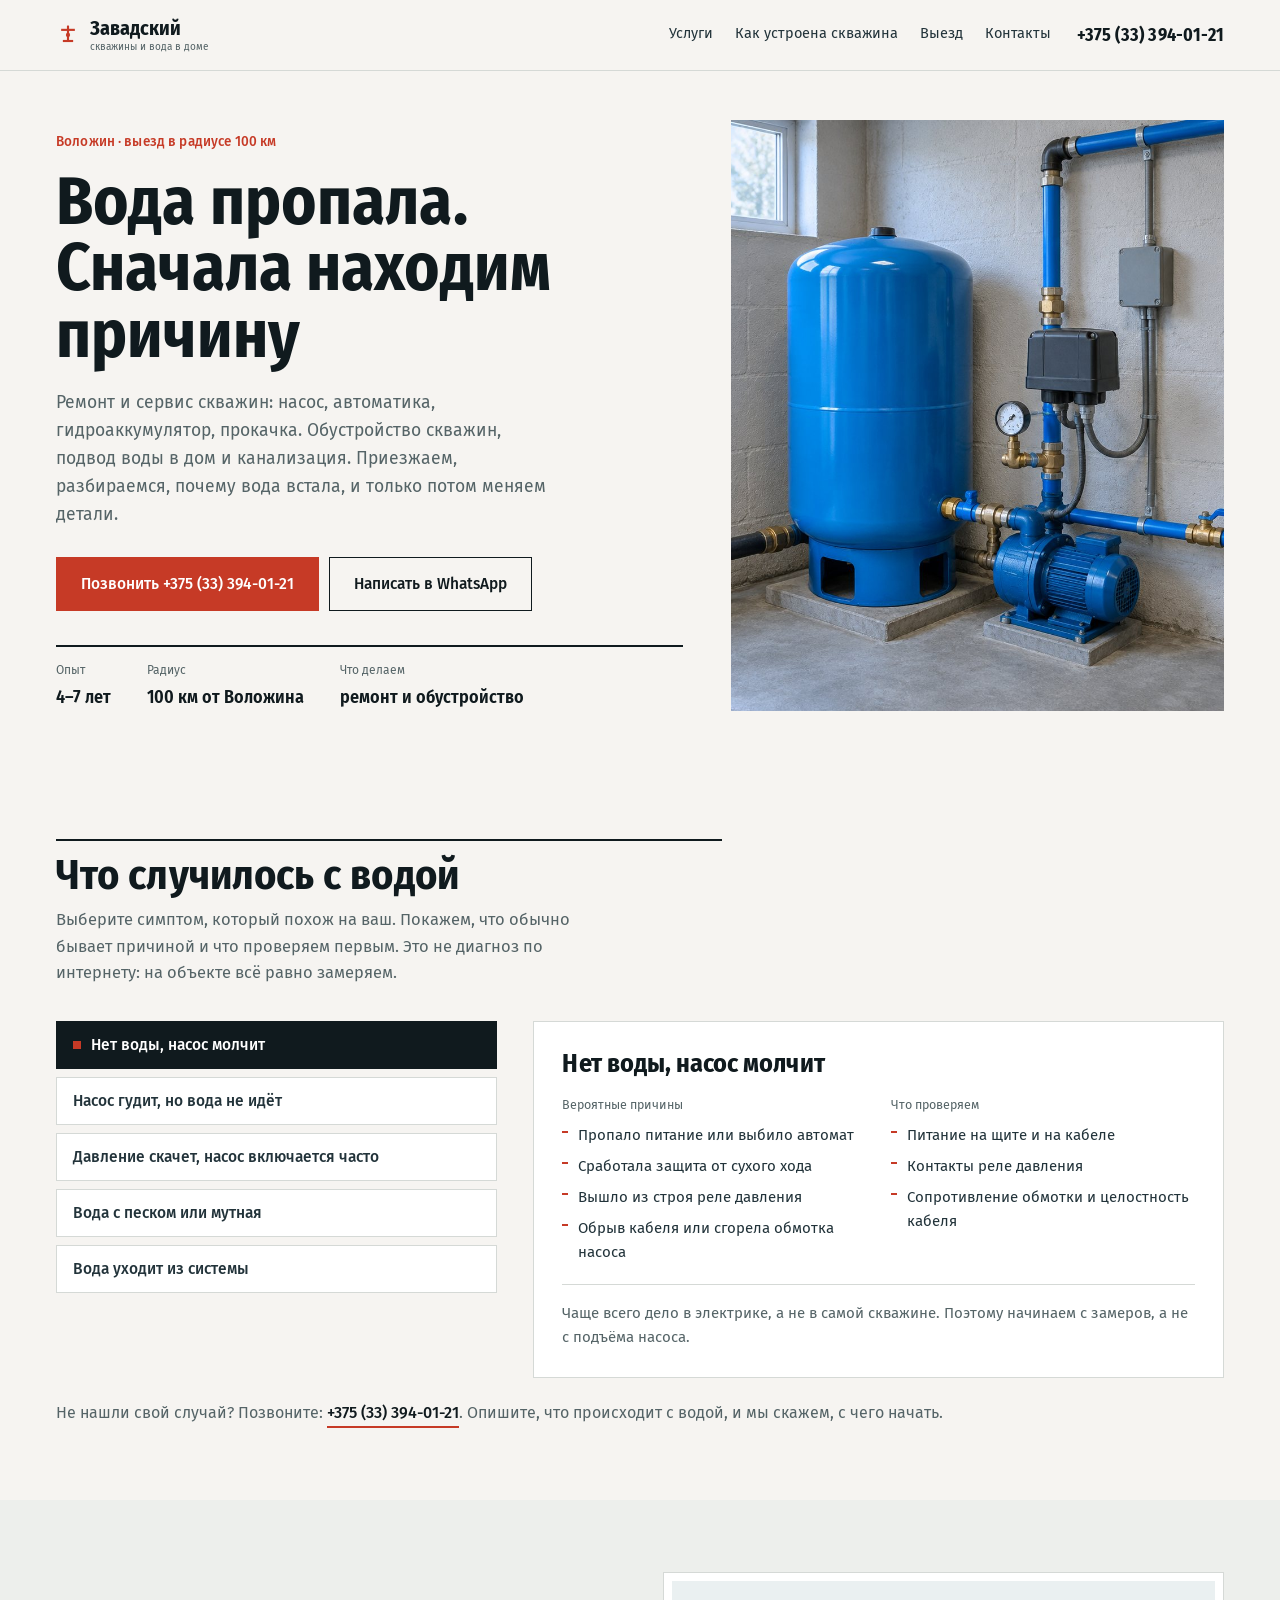
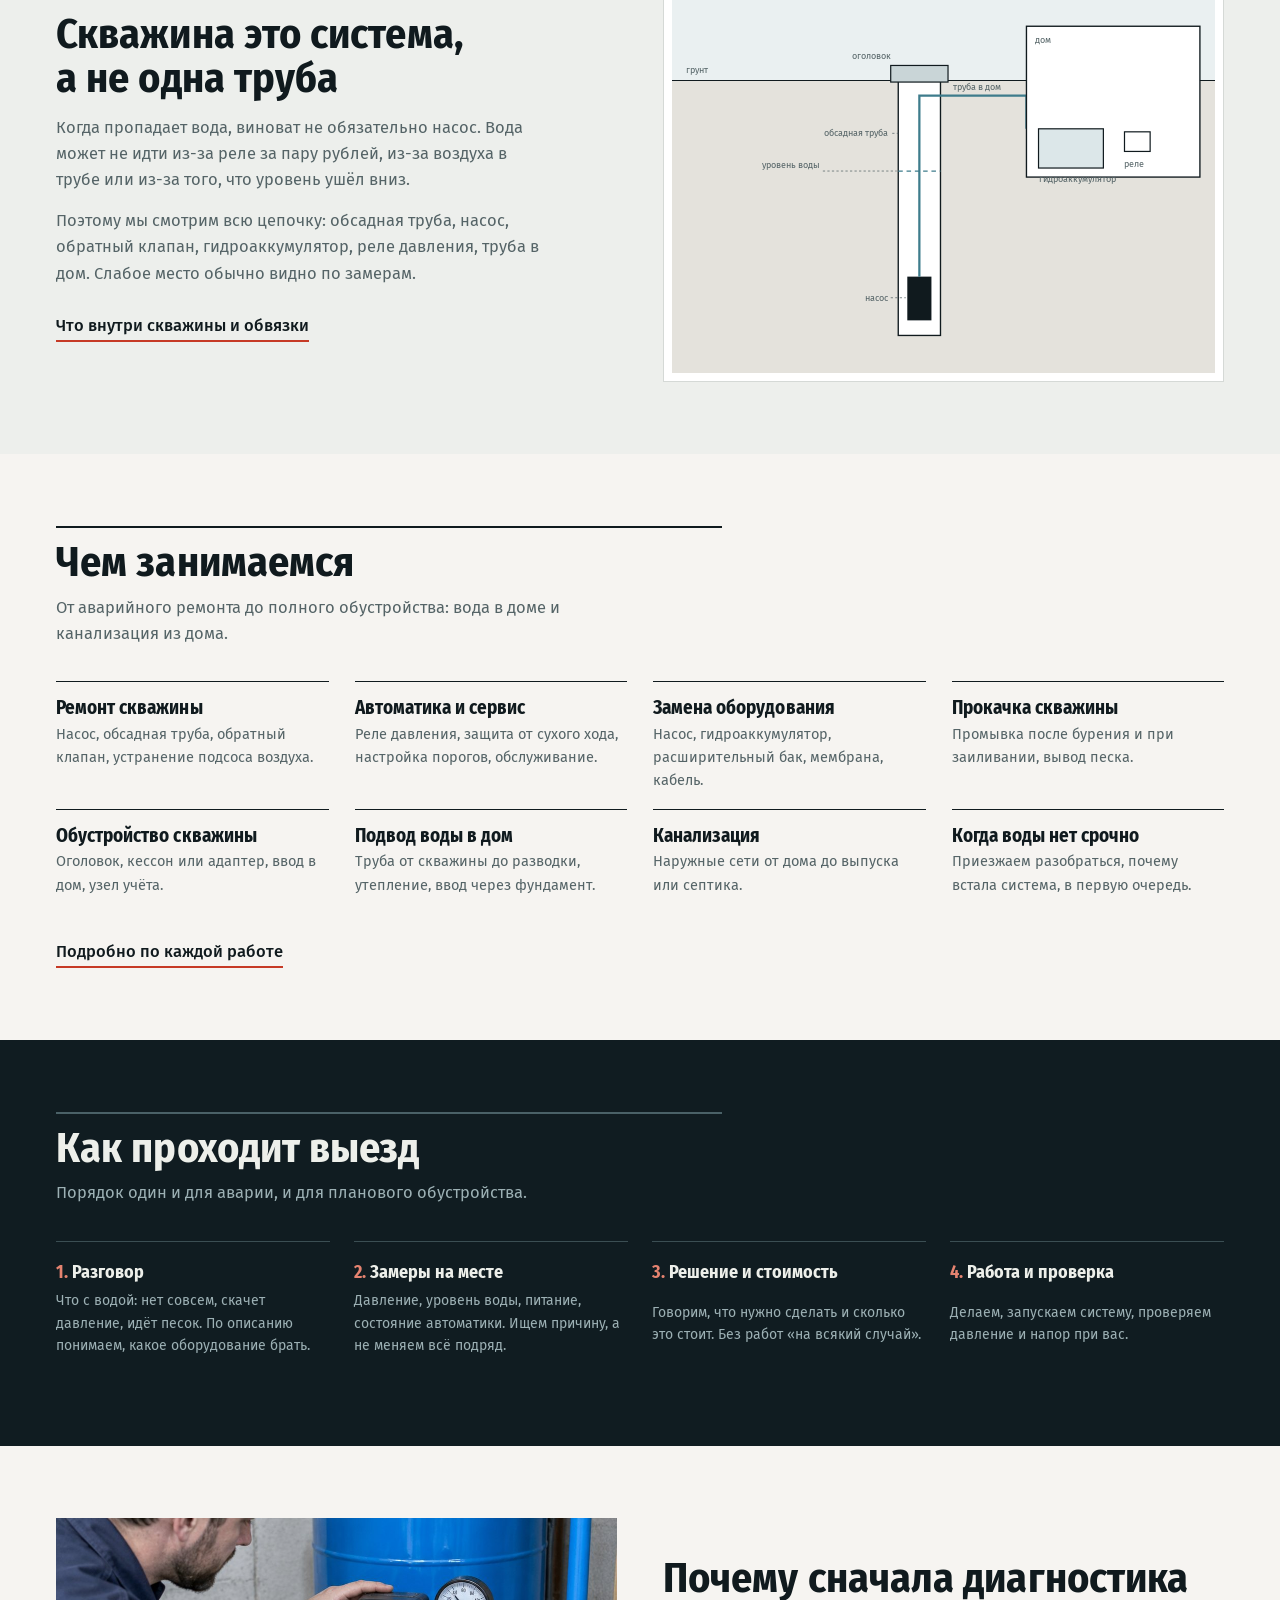
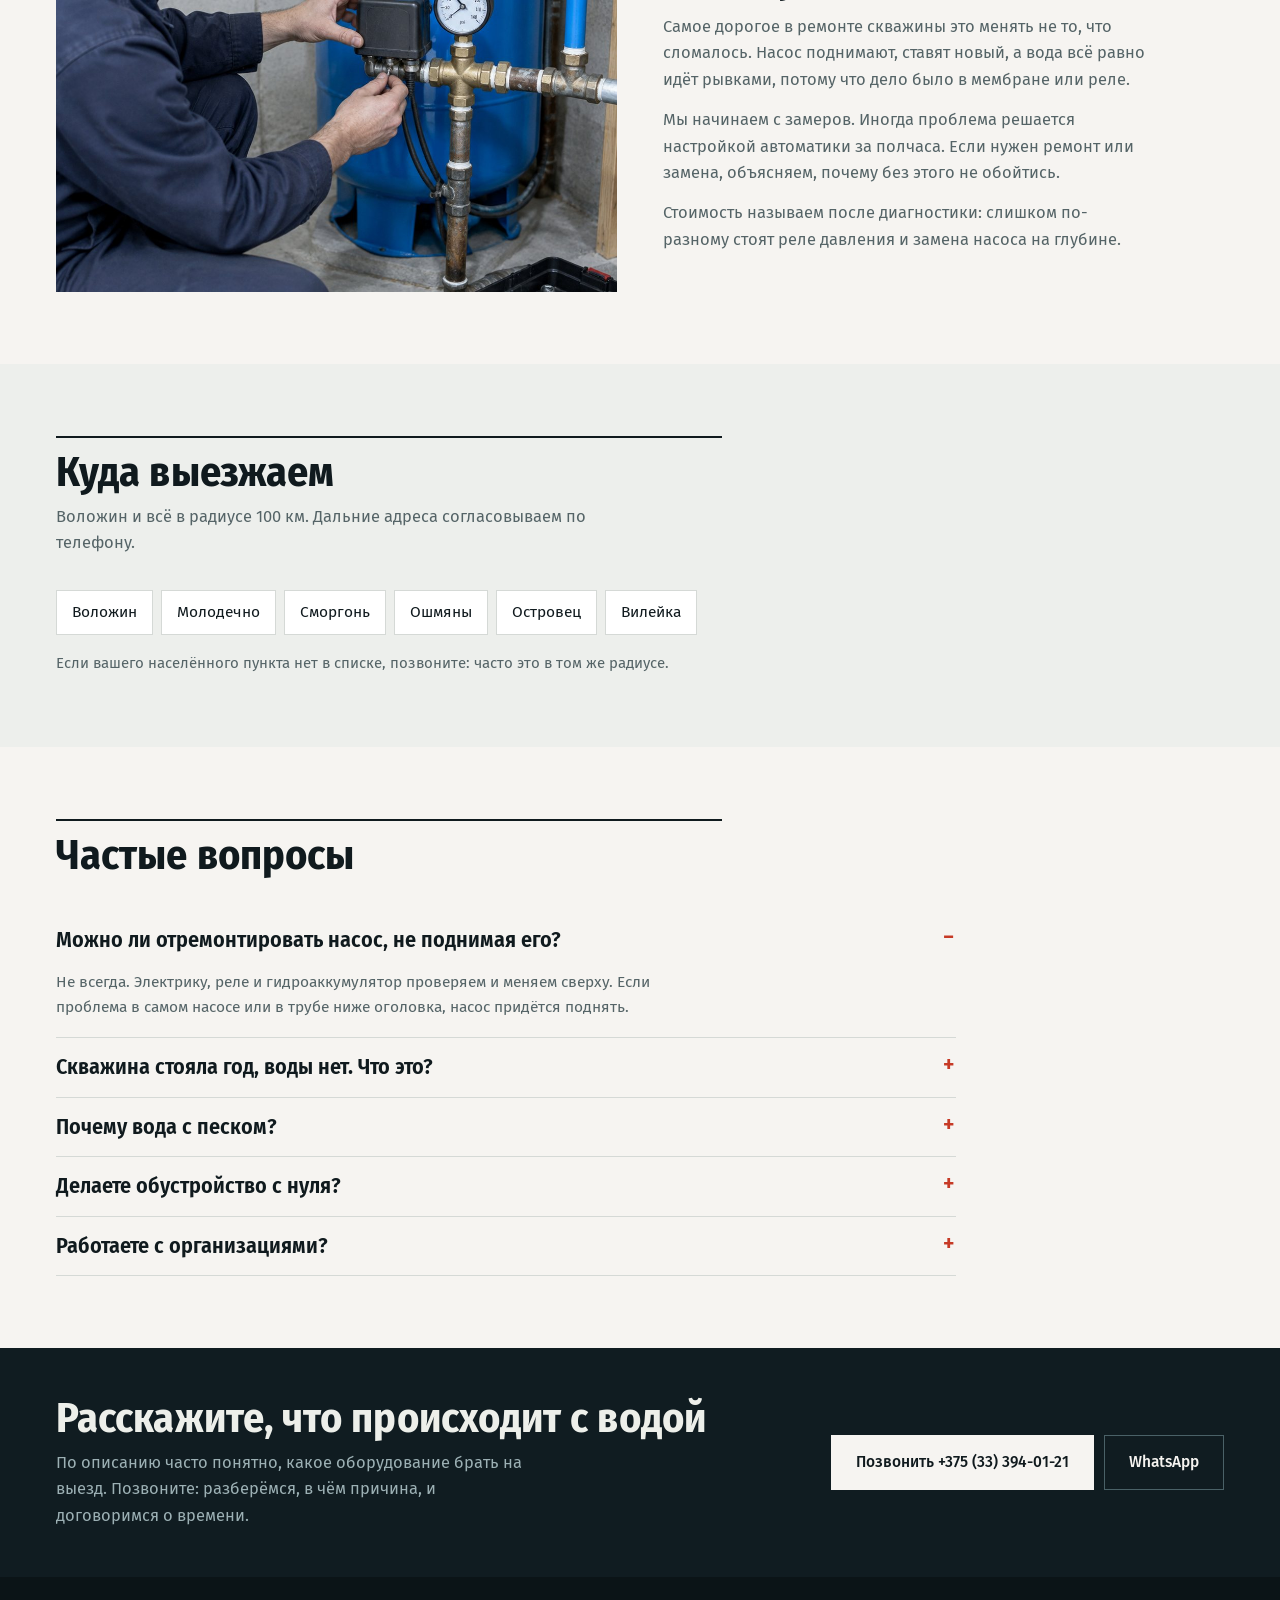
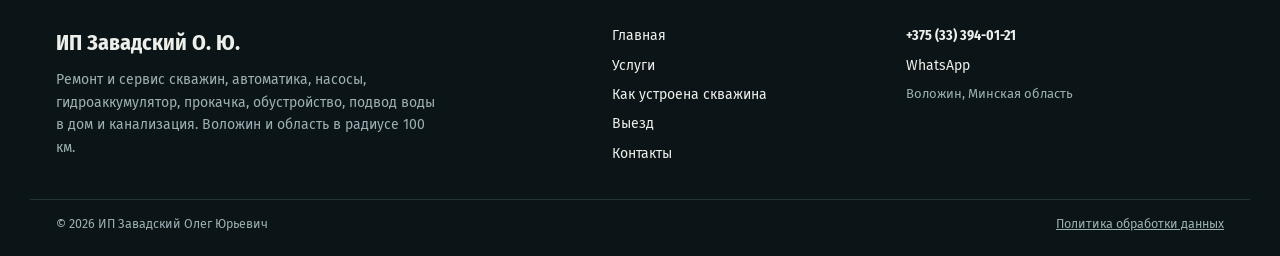
<file: index.html>
<!doctype html>
<html lang="ru">
<head>
<meta charset="utf-8">
<meta name="viewport" content="width=device-width, initial-scale=1">
<title>Ремонт и сервис скважин в Воложине: насос, автоматика, обустройство</title>
<meta name="description" content="Ремонт скважины и автоматики, замена насоса и гидроаккумулятора, прокачка, обустройство скважин, подвод воды в дом, канализация. Воложин, Молодечно, Сморгонь, Ошмяны, Островец, Вилейка.">
<link rel="canonical" href="https://romjjjke.github.io/zavadsky/">
<meta property="og:type" content="website">
<meta property="og:title" content="Ремонт и сервис скважин в Воложине: насос, автоматика, обустройство">
<meta property="og:description" content="Ремонт скважины и автоматики, замена насоса и гидроаккумулятора, прокачка, обустройство скважин, подвод воды в дом, канализация. Воложин, Молодечно, Сморгонь, Ошмяны, Островец, Вилейка.">
<meta property="og:url" content="https://romjjjke.github.io/zavadsky/">
<meta property="og:image" content="https://romjjjke.github.io/zavadsky/assets/img/hero.jpg">
<meta name="theme-color" content="#F6F4F1">
<link rel="icon" href="favicon.svg" type="image/svg+xml">
<link rel="preconnect" href="https://fonts.googleapis.com">
<link rel="preconnect" href="https://fonts.gstatic.com" crossorigin>
<link href="https://fonts.googleapis.com/css2?family=Fira+Sans+Condensed:wght@500;600;700&family=Fira+Sans:wght@400;500;600&display=swap" rel="stylesheet">
<link href="assets/css/style.css" rel="stylesheet">
<script type="application/ld+json">
{"@context":"https://schema.org","@type":"LocalBusiness","name":"ИП Завадский Олег Юрьевич","description":"Ремонт и сервис скважин: насосы, автоматика, гидроаккумулятор, прокачка, обустройство, подвод воды в дом, канализация","telephone":"+375333940121","url":"https://romjjjke.github.io/zavadsky/","areaServed":["Воложин","Молодечно","Сморгонь","Ошмяны","Островец","Вилейка"],"address":{"@type":"PostalAddress","addressLocality":"Воложин","addressRegion":"Минская область","addressCountry":"BY"}}
</script>
</head>
<body>
<a class="skip" href="#main">К содержанию</a>

<header class="head">
  <div class="wrap head-in">
    <a class="brand" href="index.html">
      <svg class="brand__mark" viewBox="0 0 28 28" width="24" height="24" aria-hidden="true"><path d="M14 3v18" stroke="currentColor" stroke-width="2.5"/><path d="M8 21h12" stroke="currentColor" stroke-width="2.5"/><path d="M6 8h16" stroke="currentColor" stroke-width="2.5"/><circle cx="14" cy="14" r="2.5" fill="currentColor"/></svg>
      <span class="brand__text">Завадский<small>скважины и вода в доме</small></span>
    </a>
    <nav class="nav" aria-label="Разделы">
      <a href="uslugi.html">Услуги</a>
      <a href="sistema.html">Как устроена скважина</a>
      <a href="geo.html">Выезд</a>
      <a href="kontakty.html">Контакты</a>
    </nav>
    <a class="head-phone" href="tel:+375333940121">+375 (33) 394-01-21</a>
    <button class="burger" id="burger" aria-expanded="false" aria-controls="menu" aria-label="Меню"><span></span><span></span><span></span></button>
  </div>
</header>

<div class="menu" id="menu" hidden>
  <nav class="menu__nav" aria-label="Меню">
    <a href="uslugi.html">Услуги</a>
    <a href="sistema.html">Как устроена скважина</a>
    <a href="geo.html">Выезд</a>
    <a href="kontakty.html">Контакты</a>
  </nav>
  <div class="menu__foot">
    <a class="btn btn--fill" href="tel:+375333940121">+375 (33) 394-01-21</a>
    <a class="btn btn--line" href="https://wa.me/375333940121">WhatsApp</a>
    <p>Воложин, Минская область, выезд в радиусе 100 км</p>
  </div>
</div>

<main id="main">

<section class="hero">
  <div class="wrap hero-grid">
    <div class="hero__copy">
      <p class="hero__kicker">Воложин · выезд в радиусе 100 км</p>
      <h1 class="hero__title">Вода пропала.<br>Сначала находим причину</h1>
      <p class="hero__lede">Ремонт и сервис скважин: насос, автоматика, гидроаккумулятор, прокачка. Обустройство скважин, подвод воды в дом и канализация. Приезжаем, разбираемся, почему вода встала, и только потом меняем детали.</p>
      <div class="hero__actions">
        <a class="btn btn--fill" href="tel:+375333940121">Позвонить +375 (33) 394-01-21</a>
        <a class="btn btn--line" href="https://wa.me/375333940121">Написать в WhatsApp</a>
      </div>
      <dl class="hero__facts">
        <div><dt>Опыт</dt><dd>4–7 лет</dd></div>
        <div><dt>Радиус</dt><dd>100 км от Воложина</dd></div>
        <div><dt>Что делаем</dt><dd>ремонт и обустройство</dd></div>
      </dl>
    </div>
    <figure class="hero__media">
      <img src="assets/img/hero.jpg" alt="Гидроаккумулятор, реле давления и трубы в доме" width="880" height="1047" fetchpriority="high" decoding="async">
    </figure>
  </div>
</section>

<section class="sec" id="diagnos">
  <div class="wrap">
    <header class="sec-head">
      <h2 class="h2">Что случилось с водой</h2>
      <p class="sec-head__note">Выберите симптом, который похож на ваш. Покажем, что обычно бывает причиной и что проверяем первым. Это не диагноз по интернету: на объекте всё равно замеряем.</p>
    </header>

    <div class="diag">
      <div class="diag__syms" role="group" aria-label="Симптомы">
        <button class="sym is-on" type="button" data-sym="no-water" aria-pressed="true">Нет воды, насос молчит</button><button class="sym" type="button" data-sym="hums" aria-pressed="false">Насос гудит, но вода не идёт</button><button class="sym" type="button" data-sym="pressure" aria-pressed="false">Давление скачет, насос включается часто</button><button class="sym" type="button" data-sym="sand" aria-pressed="false">Вода с песком или мутная</button><button class="sym" type="button" data-sym="leak" aria-pressed="false">Вода уходит из системы</button>
      </div>
      <div class="diag__panels">

      <div class="diag__panel is-on" data-panel="no-water">
        <h3>Нет воды, насос молчит</h3>
        <div class="diag__cols">
          <div><p class="diag__lab">Вероятные причины</p><ul><li>Пропало питание или выбило автомат</li><li>Сработала защита от сухого хода</li><li>Вышло из строя реле давления</li><li>Обрыв кабеля или сгорела обмотка насоса</li></ul></div>
          <div><p class="diag__lab">Что проверяем</p><ul><li>Питание на щите и на кабеле</li><li>Контакты реле давления</li><li>Сопротивление обмотки и целостность кабеля</li></ul></div>
        </div>
        <p class="diag__note">Чаще всего дело в электрике, а не в самой скважине. Поэтому начинаем с замеров, а не с подъёма насоса.</p>
      </div>
      <div class="diag__panel" data-panel="hums">
        <h3>Насос гудит, но вода не идёт</h3>
        <div class="diag__cols">
          <div><p class="diag__lab">Вероятные причины</p><ul><li>Уровень воды упал ниже насоса</li><li>Заклинило вал или износились рабочие колеса</li><li>Воздушная пробка в трубе</li><li>Засорился фильтр или заилило приёмную часть</li></ul></div>
          <div><p class="diag__lab">Что проверяем</p><ul><li>Уровень воды в скважине и дебит</li><li>Давление на выходе из насоса</li><li>Состояние фильтра и обратного клапана</li></ul></div>
        </div>
        <p class="diag__note">Если насос гудит, но не качает, важнее всего понять, есть ли вода над ним. Иногда достаточно промыть и прокачать, иногда нужен подъём и замена.</p>
      </div>
      <div class="diag__panel" data-panel="pressure">
        <h3>Давление скачет, насос включается часто</h3>
        <div class="diag__cols">
          <div><p class="diag__lab">Вероятные причины</p><ul><li>Гидроаккумулятор потерял воздух или порвалась мембрана</li><li>Сбиты настройки реле давления</li><li>Утечка в системе или не держит обратный клапан</li><li>Слишком большой разрыв между порогами включения</li></ul></div>
          <div><p class="diag__lab">Что проверяем</p><ul><li>Давление воздуха в баке</li><li>Пороги включения и выключения</li><li>Герметичность системы и обратный клапан</li></ul></div>
        </div>
        <p class="diag__note">Частые включения быстро убивают насос. Обычно это лечится настройкой и заменой мембраны, без замены самого насоса.</p>
      </div>
      <div class="diag__panel" data-panel="sand">
        <h3>Вода с песком или мутная</h3>
        <div class="diag__cols">
          <div><p class="diag__lab">Вероятные причины</p><ul><li>Скважина заилилась или поднялся уровень песка</li><li>Повреждён или отсутствует фильтр на приёме</li><li>Насос стоит слишком низко</li><li>Скважину не прокачали после бурения</li></ul></div>
          <div><p class="diag__lab">Что проверяем</p><ul><li>Глубину установки насоса</li><li>Состояние фильтра</li><li>Скорость осветления воды при прокачке</li></ul></div>
        </div>
        <p class="diag__note">Песок в воде убивает и насос, и сантехнику. Если после прокачки муть возвращается, смотрим фильтр и положение насоса.</p>
      </div>
      <div class="diag__panel" data-panel="leak">
        <h3>Вода уходит из системы</h3>
        <div class="diag__cols">
          <div><p class="diag__lab">Вероятные причины</p><ul><li>Не держит обратный клапан</li><li>Утечка в подземной части трубы</li><li>Трещина в корпусе насоса</li><li>Негерметичное соединение в кессоне или адаптере</li></ul></div>
          <div><p class="diag__lab">Что проверяем</p><ul><li>Держит ли давление система после отключения насоса</li><li>Состояние соединений в кессоне</li><li>Обратный клапан</li></ul></div>
        </div>
        <p class="diag__note">Падение давления на выключенном насосе показывает, что вода где-то уходит. Дальше ищем, где именно: сверху или в трубе.</p>
      </div>
      </div>
    </div>
    <p class="diag__call">Не нашли свой случай? Позвоните: <a class="link" href="tel:+375333940121">+375 (33) 394-01-21</a>. Опишите, что происходит с водой, и мы скажем, с чего начать.</p>
  </div>
</section>

<section class="sec sec--tint">
  <div class="wrap two">
    <div>
      <h2 class="h2">Скважина это система, а не одна труба</h2>
      <p class="two__lede">Когда пропадает вода, виноват не обязательно насос. Вода может не идти из-за реле за пару рублей, из-за воздуха в трубе или из-за того, что уровень ушёл вниз.</p>
      <p class="two__lede">Поэтому мы смотрим всю цепочку: обсадная труба, насос, обратный клапан, гидроаккумулятор, реле давления, труба в дом. Слабое место обычно видно по замерам.</p>
      <p class="sec-link"><a class="link" href="sistema.html">Что внутри скважины и обвязки</a></p>
    </div>
    <figure class="two__media two__media--well">
<svg class="well" viewBox="0 0 720 520" role="img" aria-labelledby="well-t well-d">
  <title id="well-t">Разрез скважины и обвязки в доме</title>
  <desc id="well-d">Обсадная труба, насос, оголовок, кессон, гидроаккумулятор и реле давления</desc>

  <rect class="well__sky" x="0" y="0" width="720" height="132"></rect>
  <rect class="well__soil" x="0" y="132" width="720" height="388"></rect>
  <line class="well__ground" x1="0" y1="132" x2="720" y2="132"></line>

  <text class="well__lab" x="18" y="122">грунт</text>

  <rect class="well__casing" x="300" y="118" width="56" height="352"></rect>
  <text class="well__lab" x="286" y="206" text-anchor="end">обсадная труба</text>
  <line class="well__lead" x1="292" y1="202" x2="300" y2="202"></line>

  <line class="well__water" x1="300" y1="252" x2="356" y2="252"></line>
  <text class="well__lab" x="196" y="248" text-anchor="end">уровень воды</text>
  <line class="well__lead" x1="200" y1="252" x2="298" y2="252"></line>

  <rect class="well__pump" x="312" y="392" width="32" height="58"></rect>
  <text class="well__lab" x="286" y="424" text-anchor="end">насос</text>
  <line class="well__lead" x1="290" y1="420" x2="310" y2="420"></line>

  <path class="well__pipe" d="M328 392 L328 152 L470 152 L470 196"></path>
  <text class="well__lab" x="372" y="144">труба в дом</text>

  <rect class="well__house" x="470" y="60" width="230" height="200"></rect>
  <text class="well__lab" x="482" y="82">дом</text>

  <rect class="well__tank" x="486" y="196" width="86" height="52"></rect>
  <text class="well__lab" x="486" y="266">гидроаккумулятор</text>

  <rect class="well__relay" x="600" y="200" width="34" height="26"></rect>
  <text class="well__lab" x="600" y="246">реле</text>

  <rect class="well__head" x="290" y="112" width="76" height="22"></rect>
  <text class="well__lab" x="290" y="104" text-anchor="end">оголовок</text>
</svg>
</figure>
  </div>
</section>

<section class="sec">
  <div class="wrap">
    <header class="sec-head">
      <h2 class="h2">Чем занимаемся</h2>
      <p class="sec-head__note">От аварийного ремонта до полного обустройства: вода в доме и канализация из дома.</p>
    </header>
    <ul class="grid-cards">
      <li><h3>Ремонт скважины</h3><p>Насос, обсадная труба, обратный клапан, устранение подсоса воздуха.</p></li>
      <li><h3>Автоматика и сервис</h3><p>Реле давления, защита от сухого хода, настройка порогов, обслуживание.</p></li>
      <li><h3>Замена оборудования</h3><p>Насос, гидроаккумулятор, расширительный бак, мембрана, кабель.</p></li>
      <li><h3>Прокачка скважины</h3><p>Промывка после бурения и при заиливании, вывод песка.</p></li>
      <li><h3>Обустройство скважины</h3><p>Оголовок, кессон или адаптер, ввод в дом, узел учёта.</p></li>
      <li><h3>Подвод воды в дом</h3><p>Труба от скважины до разводки, утепление, ввод через фундамент.</p></li>
      <li><h3>Канализация</h3><p>Наружные сети от дома до выпуска или септика.</p></li>
      <li><h3>Когда воды нет срочно</h3><p>Приезжаем разобраться, почему встала система, в первую очередь.</p></li>
    </ul>
    <p class="sec-link"><a class="link" href="uslugi.html">Подробно по каждой работе</a></p>
  </div>
</section>

<section class="sec sec--dark">
  <div class="wrap">
    <header class="sec-head sec-head--dark">
      <h2 class="h2">Как проходит выезд</h2>
      <p class="sec-head__note">Порядок один и для аварии, и для планового обустройства.</p>
    </header>
    <ol class="steps">
      <li><b>Разговор</b><span>Что с водой: нет совсем, скачет давление, идёт песок. По описанию понимаем, какое оборудование брать.</span></li>
      <li><b>Замеры на месте</b><span>Давление, уровень воды, питание, состояние автоматики. Ищем причину, а не меняем всё подряд.</span></li>
      <li><b>Решение и стоимость</b><span>Говорим, что нужно сделать и сколько это стоит. Без работ «на всякий случай».</span></li>
      <li><b>Работа и проверка</b><span>Делаем, запускаем систему, проверяем давление и напор при вас.</span></li>
    </ol>
  </div>
</section>

<section class="sec">
  <div class="wrap two">
    <figure class="two__media"><img src="assets/img/serv.jpg" alt="Мастер проверяет реле давления и манометр" width="1100" height="733" loading="lazy" decoding="async"></figure>
    <div>
      <h2 class="h2">Почему сначала диагностика</h2>
      <p class="two__lede">Самое дорогое в ремонте скважины это менять не то, что сломалось. Насос поднимают, ставят новый, а вода всё равно идёт рывками, потому что дело было в мембране или реле.</p>
      <p class="two__lede">Мы начинаем с замеров. Иногда проблема решается настройкой автоматики за полчаса. Если нужен ремонт или замена, объясняем, почему без этого не обойтись.</p>
      <p class="two__lede">Стоимость называем после диагностики: слишком по-разному стоят реле давления и замена насоса на глубине.</p>
    </div>
  </div>
</section>

<section class="sec sec--tint">
  <div class="wrap">
    <header class="sec-head">
      <h2 class="h2">Куда выезжаем</h2>
      <p class="sec-head__note">Воложин и всё в радиусе 100 км. Дальние адреса согласовываем по телефону.</p>
    </header>
    <ul class="geo-list">
      <li>Воложин</li><li>Молодечно</li><li>Сморгонь</li><li>Ошмяны</li><li>Островец</li><li>Вилейка</li>
    </ul>
    <p class="geo-note">Если вашего населённого пункта нет в списке, позвоните: часто это в том же радиусе.</p>
  </div>
</section>

<section class="sec">
  <div class="wrap">
    <header class="sec-head">
      <h2 class="h2">Частые вопросы</h2>
    </header>
    <div class="faq">
      <details open><summary>Можно ли отремонтировать насос, не поднимая его?</summary><p>Не всегда. Электрику, реле и гидроаккумулятор проверяем и меняем сверху. Если проблема в самом насосе или в трубе ниже оголовка, насос придётся поднять.</p></details>
      <details><summary>Скважина стояла год, воды нет. Что это?</summary><p>Чаще всего заиливание или упавший уровень воды, реже заклинивший насос. Начинаем с замера уровня и пробного запуска, потом решаем, нужна ли прокачка.</p></details>
      <details><summary>Почему вода с песком?</summary><p>Песок попадает из-за заиливания, повреждённого фильтра или слишком низко опущенного насоса. После прокачки смотрим, возвращается ли муть, и корректируем положение насоса.</p></details>
      <details><summary>Делаете обустройство с нуля?</summary><p>Да: оголовок, кессон или скважинный адаптер, ввод в дом, автоматика, узел учёта. Также ведём канализацию от дома.</p></details>
      <details><summary>Работаете с организациями?</summary><p>Да, с частными заказчиками и организациями. Условия и оплату согласовываем до выезда.</p></details>
    </div>
  </div>
</section>

<section class="sec cta">
  <div class="wrap cta-in">
    <div>
      <h2 class="h2">Расскажите, что происходит с водой</h2>
      <p class="cta__lede">По описанию часто понятно, какое оборудование брать на выезд. Позвоните: разберёмся, в чём причина, и договоримся о времени.</p>
    </div>
    <div class="cta__actions">
      <a class="btn btn--light" href="tel:+375333940121">Позвонить +375 (33) 394-01-21</a>
      <a class="btn btn--ghost" href="https://wa.me/375333940121">WhatsApp</a>
    </div>
  </div>
</section>

</main>

<footer class="foot">
  <div class="wrap foot-grid">
    <div>
      <p class="foot__name">ИП Завадский О. Ю.</p>
      <p class="foot__about">Ремонт и сервис скважин, автоматика, насосы, гидроаккумулятор, прокачка, обустройство, подвод воды в дом и канализация. Воложин и область в радиусе 100 км.</p>
    </div>
    <nav class="foot__nav" aria-label="Разделы">
      <a href="index.html">Главная</a>
      <a href="uslugi.html">Услуги</a>
      <a href="sistema.html">Как устроена скважина</a>
      <a href="geo.html">Выезд</a>
      <a href="kontakty.html">Контакты</a>
    </nav>
    <div class="foot__contact">
      <a class="foot__phone" href="tel:+375333940121">+375 (33) 394-01-21</a>
      <a href="https://wa.me/375333940121">WhatsApp</a>
      <p>Воложин, Минская область</p>
    </div>
  </div>
  <div class="wrap foot-bottom">
    <p>© <span id="year">2026</span> ИП Завадский Олег Юрьевич</p>
    <a href="politika.html">Политика обработки данных</a>
  </div>
</footer>

<script src="assets/js/main.js" defer></script>
</body>
</html>
</file>
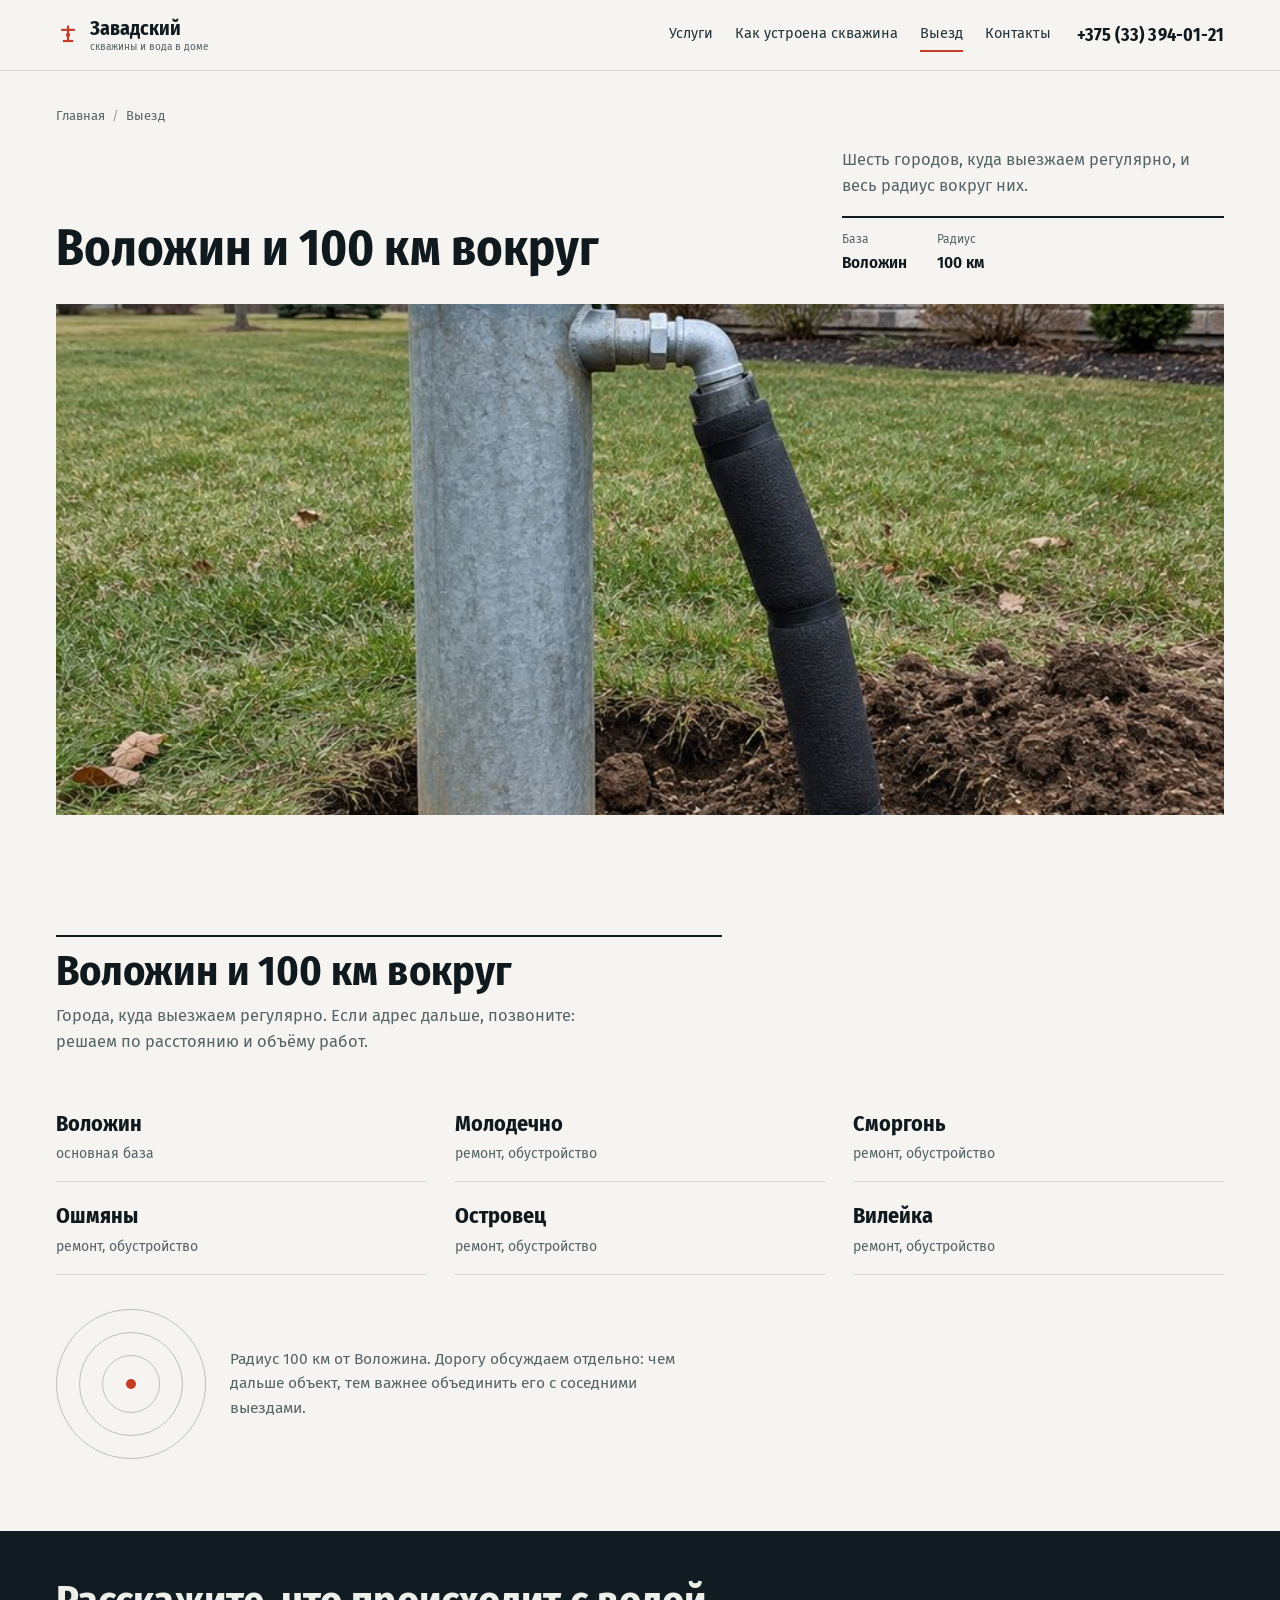
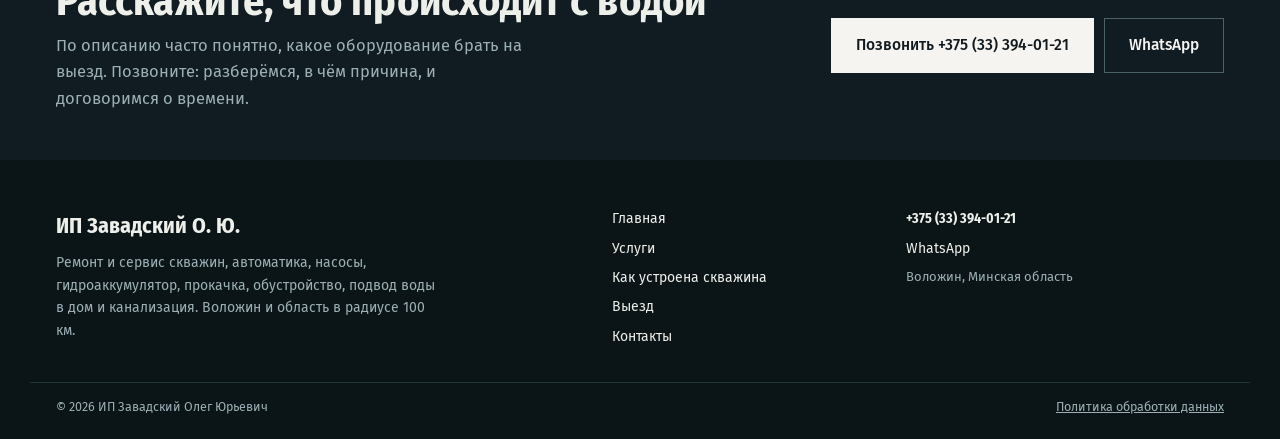
<file: geo.html>
<!doctype html>
<html lang="ru">
<head>
<meta charset="utf-8">
<meta name="viewport" content="width=device-width, initial-scale=1">
<title>Выезд: Воложин, Молодечно, Сморгонь, Ошмяны, Островец, Вилейка</title>
<meta name="description" content="География выездов: Воложин, Молодечно, Сморгонь, Ошмяны, Островец, Вилейка и всё в радиусе 100 км. Ремонт и сервис скважин.">
<link rel="canonical" href="https://romjjjke.github.io/zavadsky/geo.html">
<meta property="og:type" content="website">
<meta property="og:title" content="Выезд: Воложин, Молодечно, Сморгонь, Ошмяны, Островец, Вилейка">
<meta property="og:description" content="География выездов: Воложин, Молодечно, Сморгонь, Ошмяны, Островец, Вилейка и всё в радиусе 100 км. Ремонт и сервис скважин.">
<meta property="og:url" content="https://romjjjke.github.io/zavadsky/geo.html">
<meta property="og:image" content="https://romjjjke.github.io/zavadsky/assets/img/hero.jpg">
<meta name="theme-color" content="#F6F4F1">
<link rel="icon" href="favicon.svg" type="image/svg+xml">
<link rel="preconnect" href="https://fonts.googleapis.com">
<link rel="preconnect" href="https://fonts.gstatic.com" crossorigin>
<link href="https://fonts.googleapis.com/css2?family=Fira+Sans+Condensed:wght@500;600;700&family=Fira+Sans:wght@400;500;600&display=swap" rel="stylesheet">
<link href="assets/css/style.css" rel="stylesheet">
<script type="application/ld+json">
{"@context":"https://schema.org","@type":"LocalBusiness","name":"ИП Завадский Олег Юрьевич","description":"Ремонт и сервис скважин: насосы, автоматика, гидроаккумулятор, прокачка, обустройство, подвод воды в дом, канализация","telephone":"+375333940121","url":"https://romjjjke.github.io/zavadsky/","areaServed":["Воложин","Молодечно","Сморгонь","Ошмяны","Островец","Вилейка"],"address":{"@type":"PostalAddress","addressLocality":"Воложин","addressRegion":"Минская область","addressCountry":"BY"}}
</script>
</head>
<body>
<a class="skip" href="#main">К содержанию</a>

<header class="head">
  <div class="wrap head-in">
    <a class="brand" href="index.html">
      <svg class="brand__mark" viewBox="0 0 28 28" width="24" height="24" aria-hidden="true"><path d="M14 3v18" stroke="currentColor" stroke-width="2.5"/><path d="M8 21h12" stroke="currentColor" stroke-width="2.5"/><path d="M6 8h16" stroke="currentColor" stroke-width="2.5"/><circle cx="14" cy="14" r="2.5" fill="currentColor"/></svg>
      <span class="brand__text">Завадский<small>скважины и вода в доме</small></span>
    </a>
    <nav class="nav" aria-label="Разделы">
      <a href="uslugi.html">Услуги</a>
      <a href="sistema.html">Как устроена скважина</a>
      <a href="geo.html" aria-current="page">Выезд</a>
      <a href="kontakty.html">Контакты</a>
    </nav>
    <a class="head-phone" href="tel:+375333940121">+375 (33) 394-01-21</a>
    <button class="burger" id="burger" aria-expanded="false" aria-controls="menu" aria-label="Меню"><span></span><span></span><span></span></button>
  </div>
</header>

<div class="menu" id="menu" hidden>
  <nav class="menu__nav" aria-label="Меню">
    <a href="uslugi.html">Услуги</a>
    <a href="sistema.html">Как устроена скважина</a>
    <a href="geo.html" aria-current="page">Выезд</a>
    <a href="kontakty.html">Контакты</a>
  </nav>
  <div class="menu__foot">
    <a class="btn btn--fill" href="tel:+375333940121">+375 (33) 394-01-21</a>
    <a class="btn btn--line" href="https://wa.me/375333940121">WhatsApp</a>
    <p>Воложин, Минская область, выезд в радиусе 100 км</p>
  </div>
</div>

<main id="main">

<section class="phead">
  <div class="wrap">
    <nav class="crumbs" aria-label="Хлебные крошки"><a href="index.html">Главная</a><span class="crumbs__sep">/</span><span>Выезд</span></nav>
    <div class="phead__grid">
      <h1 class="phead__title">Воложин и 100 км вокруг</h1>
      <div class="phead__aside"><p class="phead__lede">Шесть городов, куда выезжаем регулярно, и весь радиус вокруг них.</p><dl class="facts facts--row"><div><dt>База</dt><dd>Воложин</dd></div><div><dt>Радиус</dt><dd>100 км</dd></div></dl></div>
    </div>
    <figure class="phead__media"><img src="assets/img/head.jpg" alt="Скважина на участке частного дома" width="1200" height="750" fetchpriority="high" decoding="async"></figure>
  </div>
</section>

<section class="sec">
  <div class="wrap">
    <header class="sec-head">
      <h2 class="h2">Воложин и 100 км вокруг</h2>
      <p class="sec-head__note">Города, куда выезжаем регулярно. Если адрес дальше, позвоните: решаем по расстоянию и объёму работ.</p>
    </header>
    <ul class="geo-big">
      <li><b>Воложин</b><span>основная база</span></li>
      <li><b>Молодечно</b><span>ремонт, обустройство</span></li>
      <li><b>Сморгонь</b><span>ремонт, обустройство</span></li>
      <li><b>Ошмяны</b><span>ремонт, обустройство</span></li>
      <li><b>Островец</b><span>ремонт, обустройство</span></li>
      <li><b>Вилейка</b><span>ремонт, обустройство</span></li>
    </ul>
    <div class="radius">
      <div class="radius__bar" aria-hidden="true">
        <span class="radius__dot"></span>
        <span class="radius__ring radius__ring--1"></span>
        <span class="radius__ring radius__ring--2"></span>
        <span class="radius__ring radius__ring--3"></span>
      </div>
      <p>Радиус 100 км от Воложина. Дорогу обсуждаем отдельно: чем дальше объект, тем важнее объединить его с соседними выездами.</p>
    </div>
  </div>
</section>

<section class="sec cta">
  <div class="wrap cta-in">
    <div>
      <h2 class="h2">Расскажите, что происходит с водой</h2>
      <p class="cta__lede">По описанию часто понятно, какое оборудование брать на выезд. Позвоните: разберёмся, в чём причина, и договоримся о времени.</p>
    </div>
    <div class="cta__actions">
      <a class="btn btn--light" href="tel:+375333940121">Позвонить +375 (33) 394-01-21</a>
      <a class="btn btn--ghost" href="https://wa.me/375333940121">WhatsApp</a>
    </div>
  </div>
</section>

</main>

<footer class="foot">
  <div class="wrap foot-grid">
    <div>
      <p class="foot__name">ИП Завадский О. Ю.</p>
      <p class="foot__about">Ремонт и сервис скважин, автоматика, насосы, гидроаккумулятор, прокачка, обустройство, подвод воды в дом и канализация. Воложин и область в радиусе 100 км.</p>
    </div>
    <nav class="foot__nav" aria-label="Разделы">
      <a href="index.html">Главная</a>
      <a href="uslugi.html">Услуги</a>
      <a href="sistema.html">Как устроена скважина</a>
      <a href="geo.html">Выезд</a>
      <a href="kontakty.html">Контакты</a>
    </nav>
    <div class="foot__contact">
      <a class="foot__phone" href="tel:+375333940121">+375 (33) 394-01-21</a>
      <a href="https://wa.me/375333940121">WhatsApp</a>
      <p>Воложин, Минская область</p>
    </div>
  </div>
  <div class="wrap foot-bottom">
    <p>© <span id="year">2026</span> ИП Завадский Олег Юрьевич</p>
    <a href="politika.html">Политика обработки данных</a>
  </div>
</footer>

<script src="assets/js/main.js" defer></script>
</body>
</html>
</file>
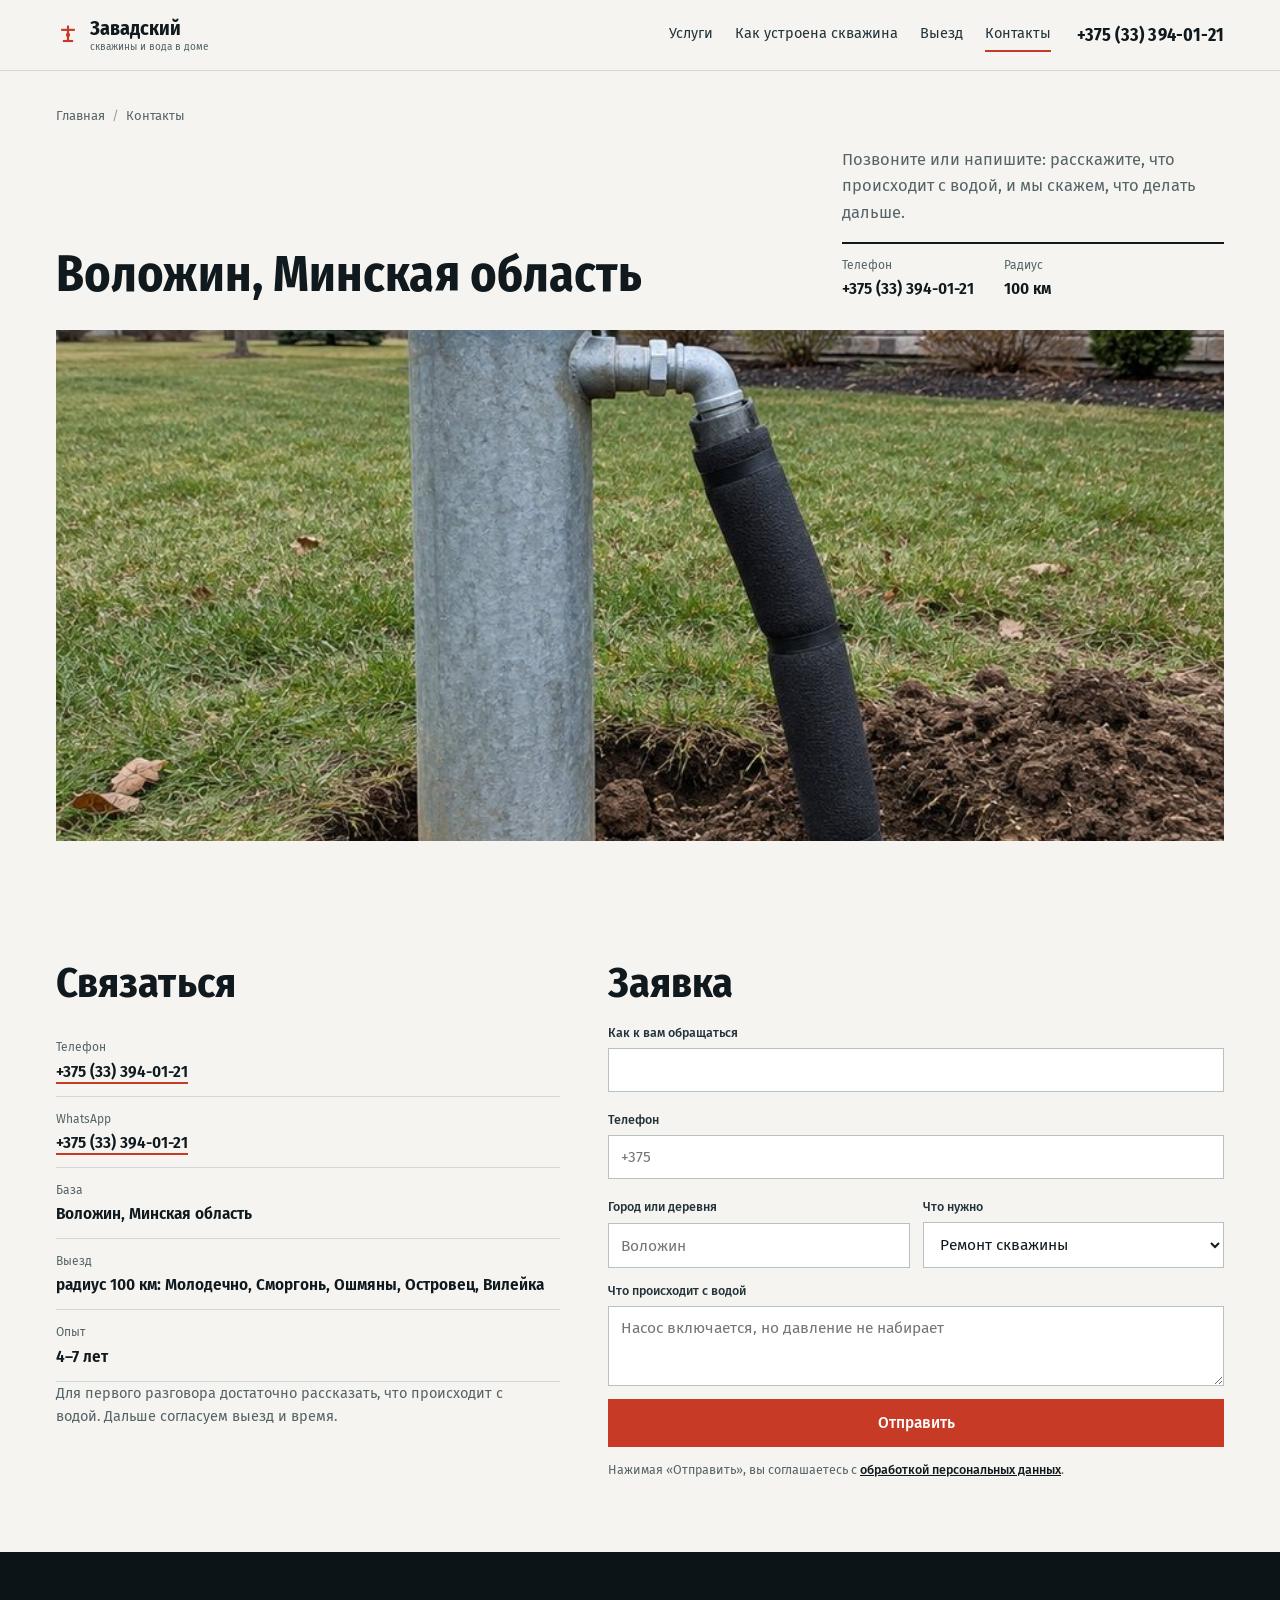
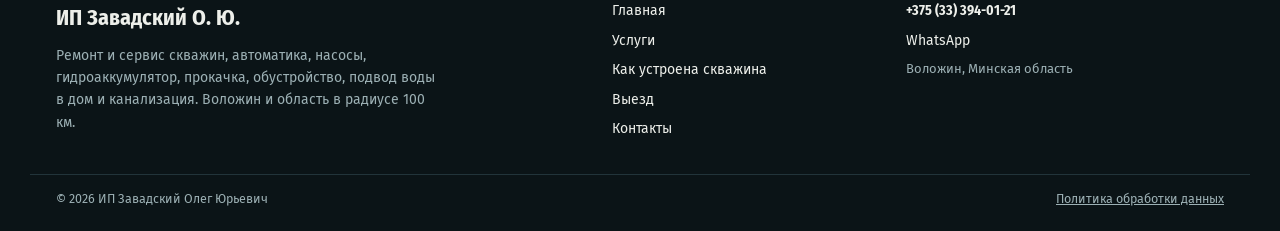
<file: kontakty.html>
<!doctype html>
<html lang="ru">
<head>
<meta charset="utf-8">
<meta name="viewport" content="width=device-width, initial-scale=1">
<title>Контакты: ремонт скважин в Воложине, телефон +375 (33) 394-01-21</title>
<meta name="description" content="Телефон +375 (33) 394-01-21, WhatsApp, заявка на выезд. Ремонт и сервис скважин, обустройство, канализация. Воложин, Минская область.">
<link rel="canonical" href="https://romjjjke.github.io/zavadsky/kontakty.html">
<meta property="og:type" content="website">
<meta property="og:title" content="Контакты: ремонт скважин в Воложине, телефон +375 (33) 394-01-21">
<meta property="og:description" content="Телефон +375 (33) 394-01-21, WhatsApp, заявка на выезд. Ремонт и сервис скважин, обустройство, канализация. Воложин, Минская область.">
<meta property="og:url" content="https://romjjjke.github.io/zavadsky/kontakty.html">
<meta property="og:image" content="https://romjjjke.github.io/zavadsky/assets/img/hero.jpg">
<meta name="theme-color" content="#F6F4F1">
<link rel="icon" href="favicon.svg" type="image/svg+xml">
<link rel="preconnect" href="https://fonts.googleapis.com">
<link rel="preconnect" href="https://fonts.gstatic.com" crossorigin>
<link href="https://fonts.googleapis.com/css2?family=Fira+Sans+Condensed:wght@500;600;700&family=Fira+Sans:wght@400;500;600&display=swap" rel="stylesheet">
<link href="assets/css/style.css" rel="stylesheet">
<script type="application/ld+json">
{"@context":"https://schema.org","@type":"LocalBusiness","name":"ИП Завадский Олег Юрьевич","description":"Ремонт и сервис скважин: насосы, автоматика, гидроаккумулятор, прокачка, обустройство, подвод воды в дом, канализация","telephone":"+375333940121","url":"https://romjjjke.github.io/zavadsky/","areaServed":["Воложин","Молодечно","Сморгонь","Ошмяны","Островец","Вилейка"],"address":{"@type":"PostalAddress","addressLocality":"Воложин","addressRegion":"Минская область","addressCountry":"BY"}}
</script>
</head>
<body>
<a class="skip" href="#main">К содержанию</a>

<header class="head">
  <div class="wrap head-in">
    <a class="brand" href="index.html">
      <svg class="brand__mark" viewBox="0 0 28 28" width="24" height="24" aria-hidden="true"><path d="M14 3v18" stroke="currentColor" stroke-width="2.5"/><path d="M8 21h12" stroke="currentColor" stroke-width="2.5"/><path d="M6 8h16" stroke="currentColor" stroke-width="2.5"/><circle cx="14" cy="14" r="2.5" fill="currentColor"/></svg>
      <span class="brand__text">Завадский<small>скважины и вода в доме</small></span>
    </a>
    <nav class="nav" aria-label="Разделы">
      <a href="uslugi.html">Услуги</a>
      <a href="sistema.html">Как устроена скважина</a>
      <a href="geo.html">Выезд</a>
      <a href="kontakty.html" aria-current="page">Контакты</a>
    </nav>
    <a class="head-phone" href="tel:+375333940121">+375 (33) 394-01-21</a>
    <button class="burger" id="burger" aria-expanded="false" aria-controls="menu" aria-label="Меню"><span></span><span></span><span></span></button>
  </div>
</header>

<div class="menu" id="menu" hidden>
  <nav class="menu__nav" aria-label="Меню">
    <a href="uslugi.html">Услуги</a>
    <a href="sistema.html">Как устроена скважина</a>
    <a href="geo.html">Выезд</a>
    <a href="kontakty.html" aria-current="page">Контакты</a>
  </nav>
  <div class="menu__foot">
    <a class="btn btn--fill" href="tel:+375333940121">+375 (33) 394-01-21</a>
    <a class="btn btn--line" href="https://wa.me/375333940121">WhatsApp</a>
    <p>Воложин, Минская область, выезд в радиусе 100 км</p>
  </div>
</div>

<main id="main">

<section class="phead">
  <div class="wrap">
    <nav class="crumbs" aria-label="Хлебные крошки"><a href="index.html">Главная</a><span class="crumbs__sep">/</span><span>Контакты</span></nav>
    <div class="phead__grid">
      <h1 class="phead__title">Воложин, Минская область</h1>
      <div class="phead__aside"><p class="phead__lede">Позвоните или напишите: расскажите, что происходит с водой, и мы скажем, что делать дальше.</p><dl class="facts facts--row"><div><dt>Телефон</dt><dd>+375 (33) 394-01-21</dd></div><div><dt>Радиус</dt><dd>100 км</dd></div></dl></div>
    </div>
    <figure class="phead__media"><img src="assets/img/head.jpg" alt="Скважина на участке" width="1200" height="750" fetchpriority="high" decoding="async"></figure>
  </div>
</section>

<section class="sec">
  <div class="wrap contact">
    <div>
      <h2 class="h2">Связаться</h2>
      <dl class="facts facts--stack">
        <div><dt>Телефон</dt><dd><a href="tel:+375333940121">+375 (33) 394-01-21</a></dd></div>
        <div><dt>WhatsApp</dt><dd><a href="https://wa.me/375333940121">+375 (33) 394-01-21</a></dd></div>
        <div><dt>База</dt><dd>Воложин, Минская область</dd></div>
        <div><dt>Выезд</dt><dd>радиус 100 км: Молодечно, Сморгонь, Ошмяны, Островец, Вилейка</dd></div>
        <div><dt>Опыт</dt><dd>4–7 лет</dd></div>
      </dl>
      <p class="muted">Для первого разговора достаточно рассказать, что происходит с водой. Дальше согласуем выезд и время.</p>
    </div>
    <div>
      <h2 class="h2">Заявка</h2>
      <form class="form" id="lead-form" novalidate>
        <div class="field"><label for="f-name">Как к вам обращаться</label><input id="f-name" name="name" type="text" autocomplete="name" aria-describedby="e-name"><span class="field__error" id="e-name"></span></div>
        <div class="field"><label for="f-phone">Телефон</label><input id="f-phone" name="phone" type="tel" inputmode="tel" autocomplete="tel" placeholder="+375" aria-describedby="e-phone"><span class="field__error" id="e-phone"></span></div>
        <div class="grid-2">
          <div class="field"><label for="f-city">Город или деревня</label><input id="f-city" name="city" type="text" placeholder="Воложин"></div>
          <div class="field"><label for="f-what">Что нужно</label><select id="f-what" name="what"><option>Ремонт скважины</option><option>Автоматика и сервис</option><option>Замена насоса или бака</option><option>Прокачка скважины</option><option>Обустройство скважины</option><option>Подвод воды в дом</option><option>Канализация</option><option>Не знаю, нужна диагностика</option></select></div>
        </div>
        <div class="field"><label for="f-note">Что происходит с водой</label><textarea id="f-note" name="note" rows="3" placeholder="Насос включается, но давление не набирает"></textarea></div>
        <button class="btn btn--fill" type="submit">Отправить</button>
        <p class="form__note">Нажимая «Отправить», вы соглашаетесь с <a href="politika.html">обработкой персональных данных</a>.</p>
      </form>
      <div class="form-success" id="form-success" hidden>
        <p class="form-success__title">Заявка собрана</p>
        <p>Откройте WhatsApp: сообщение уже заполнено. Или позвоните, если удобнее голосом.</p>
        <div class="form-success__actions">
          <a class="btn btn--fill" id="wa-link" href="https://wa.me/375333940121">Открыть WhatsApp</a>
          <button class="btn btn--line" type="button" id="again-btn">Изменить данные</button>
        </div>
      </div>
    </div>
  </div>
</section>

</main>

<footer class="foot">
  <div class="wrap foot-grid">
    <div>
      <p class="foot__name">ИП Завадский О. Ю.</p>
      <p class="foot__about">Ремонт и сервис скважин, автоматика, насосы, гидроаккумулятор, прокачка, обустройство, подвод воды в дом и канализация. Воложин и область в радиусе 100 км.</p>
    </div>
    <nav class="foot__nav" aria-label="Разделы">
      <a href="index.html">Главная</a>
      <a href="uslugi.html">Услуги</a>
      <a href="sistema.html">Как устроена скважина</a>
      <a href="geo.html">Выезд</a>
      <a href="kontakty.html">Контакты</a>
    </nav>
    <div class="foot__contact">
      <a class="foot__phone" href="tel:+375333940121">+375 (33) 394-01-21</a>
      <a href="https://wa.me/375333940121">WhatsApp</a>
      <p>Воложин, Минская область</p>
    </div>
  </div>
  <div class="wrap foot-bottom">
    <p>© <span id="year">2026</span> ИП Завадский Олег Юрьевич</p>
    <a href="politika.html">Политика обработки данных</a>
  </div>
</footer>

<script src="assets/js/main.js" defer></script>
</body>
</html>
</file>
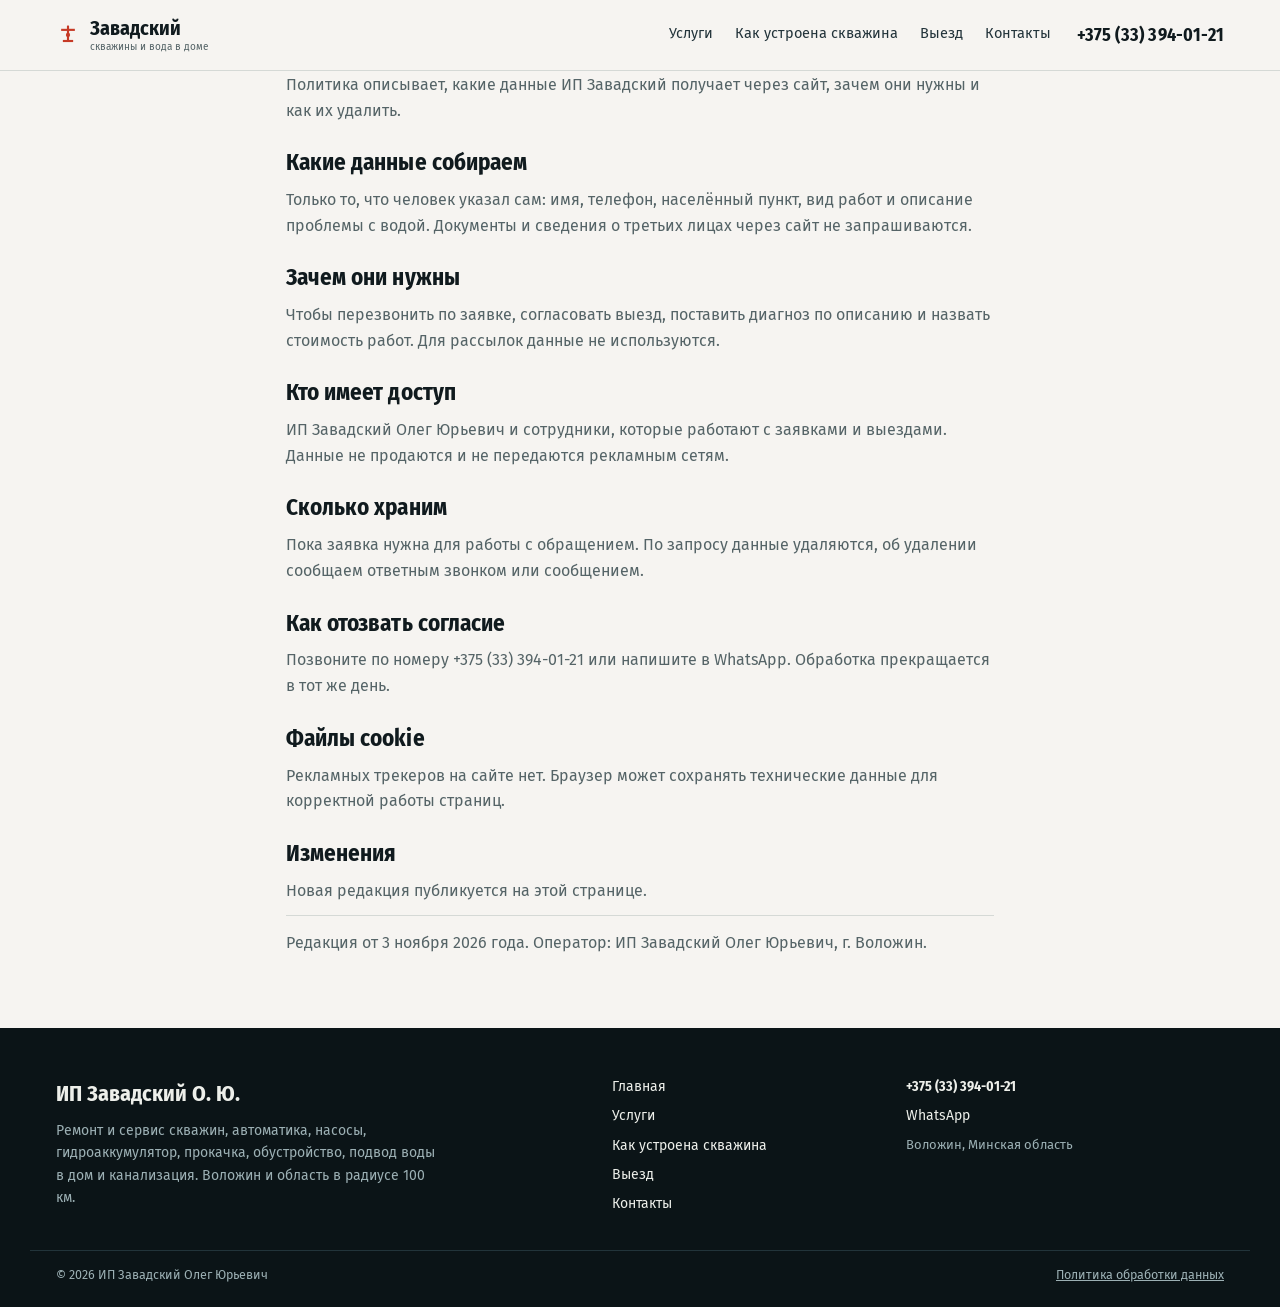
<file: politika.html>
<!doctype html>
<html lang="ru">
<head>
<meta charset="utf-8">
<meta name="viewport" content="width=device-width, initial-scale=1">
<title>Политика обработки данных: ИП Завадский О. Ю.</title>
<meta name="description" content="Какие данные получает сайт, зачем они нужны, сколько хранятся и как отозвать согласие. Оператор: ИП Завадский Олег Юрьевич, Воложин.">
<link rel="canonical" href="https://romjjjke.github.io/zavadsky/politika.html">
<meta property="og:type" content="website">
<meta property="og:title" content="Политика обработки данных: ИП Завадский О. Ю.">
<meta property="og:description" content="Какие данные получает сайт, зачем они нужны, сколько хранятся и как отозвать согласие. Оператор: ИП Завадский Олег Юрьевич, Воложин.">
<meta property="og:url" content="https://romjjjke.github.io/zavadsky/politika.html">
<meta property="og:image" content="https://romjjjke.github.io/zavadsky/assets/img/hero.jpg">
<meta name="theme-color" content="#F6F4F1">
<link rel="icon" href="favicon.svg" type="image/svg+xml">
<link rel="preconnect" href="https://fonts.googleapis.com">
<link rel="preconnect" href="https://fonts.gstatic.com" crossorigin>
<link href="https://fonts.googleapis.com/css2?family=Fira+Sans+Condensed:wght@500;600;700&family=Fira+Sans:wght@400;500;600&display=swap" rel="stylesheet">
<link href="assets/css/style.css" rel="stylesheet">
<script type="application/ld+json">
{"@context":"https://schema.org","@type":"LocalBusiness","name":"ИП Завадский Олег Юрьевич","description":"Ремонт и сервис скважин: насосы, автоматика, гидроаккумулятор, прокачка, обустройство, подвод воды в дом, канализация","telephone":"+375333940121","url":"https://romjjjke.github.io/zavadsky/","areaServed":["Воложин","Молодечно","Сморгонь","Ошмяны","Островец","Вилейка"],"address":{"@type":"PostalAddress","addressLocality":"Воложин","addressRegion":"Минская область","addressCountry":"BY"}}
</script>
</head>
<body>
<a class="skip" href="#main">К содержанию</a>

<header class="head">
  <div class="wrap head-in">
    <a class="brand" href="index.html">
      <svg class="brand__mark" viewBox="0 0 28 28" width="24" height="24" aria-hidden="true"><path d="M14 3v18" stroke="currentColor" stroke-width="2.5"/><path d="M8 21h12" stroke="currentColor" stroke-width="2.5"/><path d="M6 8h16" stroke="currentColor" stroke-width="2.5"/><circle cx="14" cy="14" r="2.5" fill="currentColor"/></svg>
      <span class="brand__text">Завадский<small>скважины и вода в доме</small></span>
    </a>
    <nav class="nav" aria-label="Разделы">
      <a href="uslugi.html">Услуги</a>
      <a href="sistema.html">Как устроена скважина</a>
      <a href="geo.html">Выезд</a>
      <a href="kontakty.html">Контакты</a>
    </nav>
    <a class="head-phone" href="tel:+375333940121">+375 (33) 394-01-21</a>
    <button class="burger" id="burger" aria-expanded="false" aria-controls="menu" aria-label="Меню"><span></span><span></span><span></span></button>
  </div>
</header>

<div class="menu" id="menu" hidden>
  <nav class="menu__nav" aria-label="Меню">
    <a href="uslugi.html">Услуги</a>
    <a href="sistema.html">Как устроена скважина</a>
    <a href="geo.html">Выезд</a>
    <a href="kontakty.html">Контакты</a>
  </nav>
  <div class="menu__foot">
    <a class="btn btn--fill" href="tel:+375333940121">+375 (33) 394-01-21</a>
    <a class="btn btn--line" href="https://wa.me/375333940121">WhatsApp</a>
    <p>Воложин, Минская область, выезд в радиусе 100 км</p>
  </div>
</div>

<main id="main">

<section class="sec">
  <div class="wrap legal">
    <p>Политика описывает, какие данные ИП Завадский получает через сайт, зачем они нужны и как их удалить.</p>
    <h2>Какие данные собираем</h2>
    <p>Только то, что человек указал сам: имя, телефон, населённый пункт, вид работ и описание проблемы с водой. Документы и сведения о третьих лицах через сайт не запрашиваются.</p>
    <h2>Зачем они нужны</h2>
    <p>Чтобы перезвонить по заявке, согласовать выезд, поставить диагноз по описанию и назвать стоимость работ. Для рассылок данные не используются.</p>
    <h2>Кто имеет доступ</h2>
    <p>ИП Завадский Олег Юрьевич и сотрудники, которые работают с заявками и выездами. Данные не продаются и не передаются рекламным сетям.</p>
    <h2>Сколько храним</h2>
    <p>Пока заявка нужна для работы с обращением. По запросу данные удаляются, об удалении сообщаем ответным звонком или сообщением.</p>
    <h2>Как отозвать согласие</h2>
    <p>Позвоните по номеру +375 (33) 394-01-21 или напишите в WhatsApp. Обработка прекращается в тот же день.</p>
    <h2>Файлы cookie</h2>
    <p>Рекламных трекеров на сайте нет. Браузер может сохранять технические данные для корректной работы страниц.</p>
    <h2>Изменения</h2>
    <p>Новая редакция публикуется на этой странице.</p>
    <p class="legal__meta">Редакция от 3 ноября 2026 года. Оператор: ИП Завадский Олег Юрьевич, г. Воложин.</p>
  </div>
</section>

</main>

<footer class="foot">
  <div class="wrap foot-grid">
    <div>
      <p class="foot__name">ИП Завадский О. Ю.</p>
      <p class="foot__about">Ремонт и сервис скважин, автоматика, насосы, гидроаккумулятор, прокачка, обустройство, подвод воды в дом и канализация. Воложин и область в радиусе 100 км.</p>
    </div>
    <nav class="foot__nav" aria-label="Разделы">
      <a href="index.html">Главная</a>
      <a href="uslugi.html">Услуги</a>
      <a href="sistema.html">Как устроена скважина</a>
      <a href="geo.html">Выезд</a>
      <a href="kontakty.html">Контакты</a>
    </nav>
    <div class="foot__contact">
      <a class="foot__phone" href="tel:+375333940121">+375 (33) 394-01-21</a>
      <a href="https://wa.me/375333940121">WhatsApp</a>
      <p>Воложин, Минская область</p>
    </div>
  </div>
  <div class="wrap foot-bottom">
    <p>© <span id="year">2026</span> ИП Завадский Олег Юрьевич</p>
    <a href="politika.html">Политика обработки данных</a>
  </div>
</footer>

<script src="assets/js/main.js" defer></script>
</body>
</html>
</file>
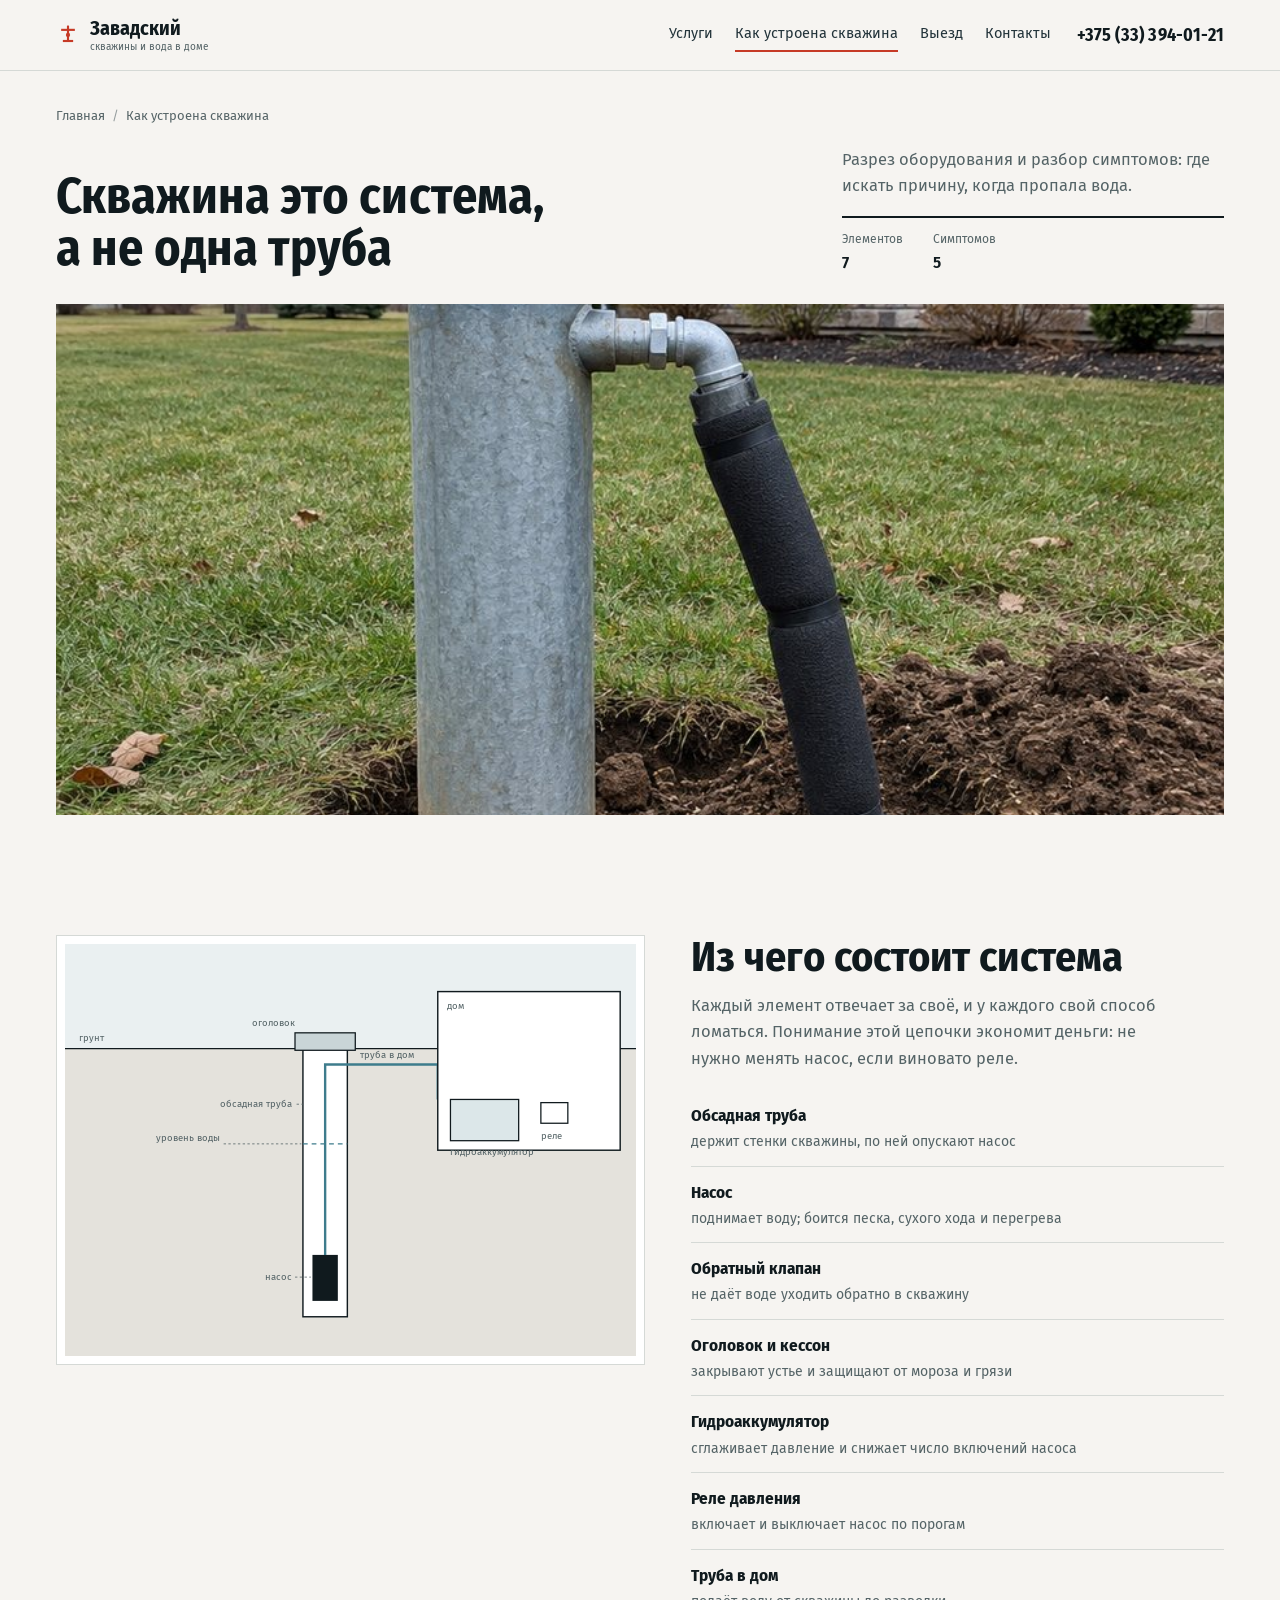
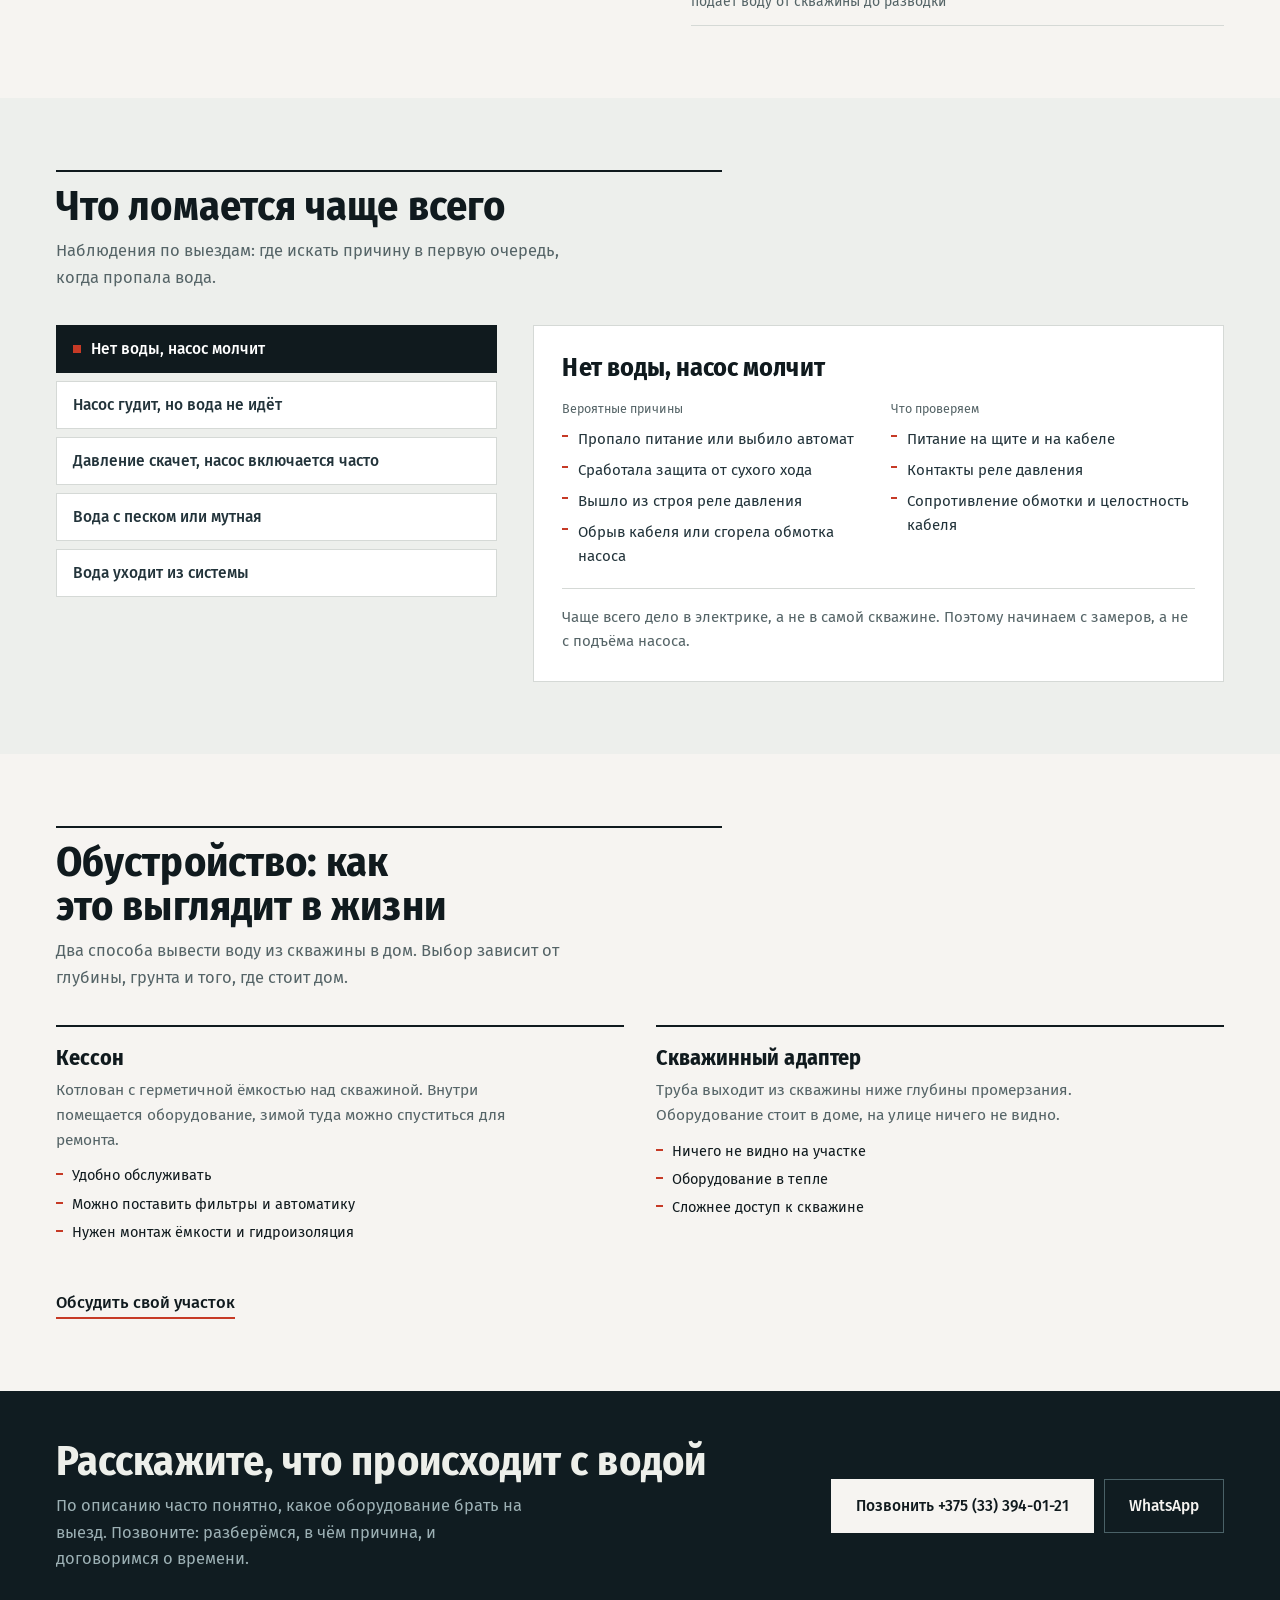
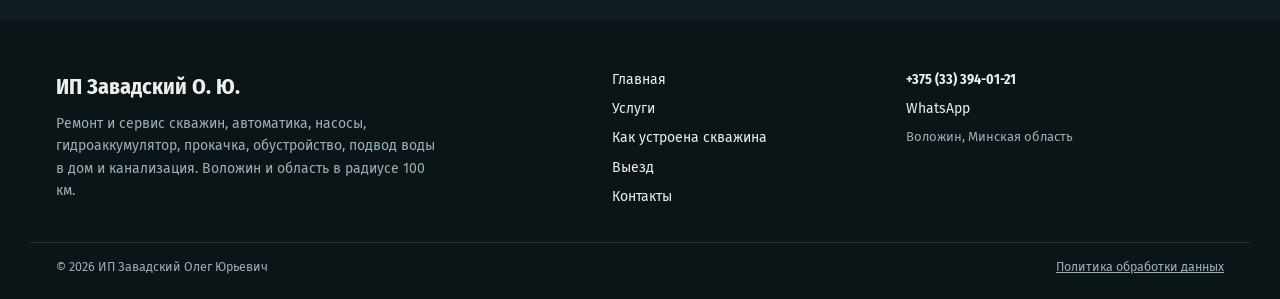
<file: sistema.html>
<!doctype html>
<html lang="ru">
<head>
<meta charset="utf-8">
<meta name="viewport" content="width=device-width, initial-scale=1">
<title>Как устроена скважина: насос, автоматика, гидроаккумулятор</title>
<meta name="description" content="Разрез скважины и обвязки: обсадная труба, насос, обратный клапан, кессон, гидроаккумулятор, реле давления. Что ломается чаще всего. Воложин.">
<link rel="canonical" href="https://romjjjke.github.io/zavadsky/sistema.html">
<meta property="og:type" content="website">
<meta property="og:title" content="Как устроена скважина: насос, автоматика, гидроаккумулятор">
<meta property="og:description" content="Разрез скважины и обвязки: обсадная труба, насос, обратный клапан, кессон, гидроаккумулятор, реле давления. Что ломается чаще всего. Воложин.">
<meta property="og:url" content="https://romjjjke.github.io/zavadsky/sistema.html">
<meta property="og:image" content="https://romjjjke.github.io/zavadsky/assets/img/hero.jpg">
<meta name="theme-color" content="#F6F4F1">
<link rel="icon" href="favicon.svg" type="image/svg+xml">
<link rel="preconnect" href="https://fonts.googleapis.com">
<link rel="preconnect" href="https://fonts.gstatic.com" crossorigin>
<link href="https://fonts.googleapis.com/css2?family=Fira+Sans+Condensed:wght@500;600;700&family=Fira+Sans:wght@400;500;600&display=swap" rel="stylesheet">
<link href="assets/css/style.css" rel="stylesheet">
<script type="application/ld+json">
{"@context":"https://schema.org","@type":"LocalBusiness","name":"ИП Завадский Олег Юрьевич","description":"Ремонт и сервис скважин: насосы, автоматика, гидроаккумулятор, прокачка, обустройство, подвод воды в дом, канализация","telephone":"+375333940121","url":"https://romjjjke.github.io/zavadsky/","areaServed":["Воложин","Молодечно","Сморгонь","Ошмяны","Островец","Вилейка"],"address":{"@type":"PostalAddress","addressLocality":"Воложин","addressRegion":"Минская область","addressCountry":"BY"}}
</script>
</head>
<body>
<a class="skip" href="#main">К содержанию</a>

<header class="head">
  <div class="wrap head-in">
    <a class="brand" href="index.html">
      <svg class="brand__mark" viewBox="0 0 28 28" width="24" height="24" aria-hidden="true"><path d="M14 3v18" stroke="currentColor" stroke-width="2.5"/><path d="M8 21h12" stroke="currentColor" stroke-width="2.5"/><path d="M6 8h16" stroke="currentColor" stroke-width="2.5"/><circle cx="14" cy="14" r="2.5" fill="currentColor"/></svg>
      <span class="brand__text">Завадский<small>скважины и вода в доме</small></span>
    </a>
    <nav class="nav" aria-label="Разделы">
      <a href="uslugi.html">Услуги</a>
      <a href="sistema.html" aria-current="page">Как устроена скважина</a>
      <a href="geo.html">Выезд</a>
      <a href="kontakty.html">Контакты</a>
    </nav>
    <a class="head-phone" href="tel:+375333940121">+375 (33) 394-01-21</a>
    <button class="burger" id="burger" aria-expanded="false" aria-controls="menu" aria-label="Меню"><span></span><span></span><span></span></button>
  </div>
</header>

<div class="menu" id="menu" hidden>
  <nav class="menu__nav" aria-label="Меню">
    <a href="uslugi.html">Услуги</a>
    <a href="sistema.html" aria-current="page">Как устроена скважина</a>
    <a href="geo.html">Выезд</a>
    <a href="kontakty.html">Контакты</a>
  </nav>
  <div class="menu__foot">
    <a class="btn btn--fill" href="tel:+375333940121">+375 (33) 394-01-21</a>
    <a class="btn btn--line" href="https://wa.me/375333940121">WhatsApp</a>
    <p>Воложин, Минская область, выезд в радиусе 100 км</p>
  </div>
</div>

<main id="main">

<section class="phead">
  <div class="wrap">
    <nav class="crumbs" aria-label="Хлебные крошки"><a href="index.html">Главная</a><span class="crumbs__sep">/</span><span>Как устроена скважина</span></nav>
    <div class="phead__grid">
      <h1 class="phead__title">Скважина это система, а не одна труба</h1>
      <div class="phead__aside"><p class="phead__lede">Разрез оборудования и разбор симптомов: где искать причину, когда пропала вода.</p><dl class="facts facts--row"><div><dt>Элементов</dt><dd>7</dd></div><div><dt>Симптомов</dt><dd>5</dd></div></dl></div>
    </div>
    <figure class="phead__media"><img src="assets/img/head.jpg" alt="Оголовок скважины и труба на участке" width="1200" height="750" fetchpriority="high" decoding="async"></figure>
  </div>
</section>

<section class="sec">
  <div class="wrap two two--wide">
    <figure class="two__media two__media--well">
<svg class="well" viewBox="0 0 720 520" role="img" aria-labelledby="well-t well-d">
  <title id="well-t">Разрез скважины и обвязки в доме</title>
  <desc id="well-d">Обсадная труба, насос, оголовок, кессон, гидроаккумулятор и реле давления</desc>

  <rect class="well__sky" x="0" y="0" width="720" height="132"></rect>
  <rect class="well__soil" x="0" y="132" width="720" height="388"></rect>
  <line class="well__ground" x1="0" y1="132" x2="720" y2="132"></line>

  <text class="well__lab" x="18" y="122">грунт</text>

  <rect class="well__casing" x="300" y="118" width="56" height="352"></rect>
  <text class="well__lab" x="286" y="206" text-anchor="end">обсадная труба</text>
  <line class="well__lead" x1="292" y1="202" x2="300" y2="202"></line>

  <line class="well__water" x1="300" y1="252" x2="356" y2="252"></line>
  <text class="well__lab" x="196" y="248" text-anchor="end">уровень воды</text>
  <line class="well__lead" x1="200" y1="252" x2="298" y2="252"></line>

  <rect class="well__pump" x="312" y="392" width="32" height="58"></rect>
  <text class="well__lab" x="286" y="424" text-anchor="end">насос</text>
  <line class="well__lead" x1="290" y1="420" x2="310" y2="420"></line>

  <path class="well__pipe" d="M328 392 L328 152 L470 152 L470 196"></path>
  <text class="well__lab" x="372" y="144">труба в дом</text>

  <rect class="well__house" x="470" y="60" width="230" height="200"></rect>
  <text class="well__lab" x="482" y="82">дом</text>

  <rect class="well__tank" x="486" y="196" width="86" height="52"></rect>
  <text class="well__lab" x="486" y="266">гидроаккумулятор</text>

  <rect class="well__relay" x="600" y="200" width="34" height="26"></rect>
  <text class="well__lab" x="600" y="246">реле</text>

  <rect class="well__head" x="290" y="112" width="76" height="22"></rect>
  <text class="well__lab" x="290" y="104" text-anchor="end">оголовок</text>
</svg>
</figure>
    <div>
      <h2 class="h2">Из чего состоит система</h2>
      <p class="two__lede">Каждый элемент отвечает за своё, и у каждого свой способ ломаться. Понимание этой цепочки экономит деньги: не нужно менять насос, если виновато реле.</p>
      <ul class="parts">
        <li><b>Обсадная труба</b><span>держит стенки скважины, по ней опускают насос</span></li>
        <li><b>Насос</b><span>поднимает воду; боится песка, сухого хода и перегрева</span></li>
        <li><b>Обратный клапан</b><span>не даёт воде уходить обратно в скважину</span></li>
        <li><b>Оголовок и кессон</b><span>закрывают устье и защищают от мороза и грязи</span></li>
        <li><b>Гидроаккумулятор</b><span>сглаживает давление и снижает число включений насоса</span></li>
        <li><b>Реле давления</b><span>включает и выключает насос по порогам</span></li>
        <li><b>Труба в дом</b><span>подаёт воду от скважины до разводки</span></li>
      </ul>
    </div>
  </div>
</section>

<section class="sec sec--tint">
  <div class="wrap">
    <header class="sec-head">
      <h2 class="h2">Что ломается чаще всего</h2>
      <p class="sec-head__note">Наблюдения по выездам: где искать причину в первую очередь, когда пропала вода.</p>
    </header>
    <div class="diag">
      <div class="diag__syms" role="group" aria-label="Симптомы"><button class="sym is-on" type="button" data-sym="no-water" aria-pressed="true">Нет воды, насос молчит</button><button class="sym" type="button" data-sym="hums" aria-pressed="false">Насос гудит, но вода не идёт</button><button class="sym" type="button" data-sym="pressure" aria-pressed="false">Давление скачет, насос включается часто</button><button class="sym" type="button" data-sym="sand" aria-pressed="false">Вода с песком или мутная</button><button class="sym" type="button" data-sym="leak" aria-pressed="false">Вода уходит из системы</button></div>
      <div class="diag__panels">
      <div class="diag__panel is-on" data-panel="no-water">
        <h3>Нет воды, насос молчит</h3>
        <div class="diag__cols">
          <div><p class="diag__lab">Вероятные причины</p><ul><li>Пропало питание или выбило автомат</li><li>Сработала защита от сухого хода</li><li>Вышло из строя реле давления</li><li>Обрыв кабеля или сгорела обмотка насоса</li></ul></div>
          <div><p class="diag__lab">Что проверяем</p><ul><li>Питание на щите и на кабеле</li><li>Контакты реле давления</li><li>Сопротивление обмотки и целостность кабеля</li></ul></div>
        </div>
        <p class="diag__note">Чаще всего дело в электрике, а не в самой скважине. Поэтому начинаем с замеров, а не с подъёма насоса.</p>
      </div>
      <div class="diag__panel" data-panel="hums">
        <h3>Насос гудит, но вода не идёт</h3>
        <div class="diag__cols">
          <div><p class="diag__lab">Вероятные причины</p><ul><li>Уровень воды упал ниже насоса</li><li>Заклинило вал или износились рабочие колеса</li><li>Воздушная пробка в трубе</li><li>Засорился фильтр или заилило приёмную часть</li></ul></div>
          <div><p class="diag__lab">Что проверяем</p><ul><li>Уровень воды в скважине и дебит</li><li>Давление на выходе из насоса</li><li>Состояние фильтра и обратного клапана</li></ul></div>
        </div>
        <p class="diag__note">Если насос гудит, но не качает, важнее всего понять, есть ли вода над ним. Иногда достаточно промыть и прокачать, иногда нужен подъём и замена.</p>
      </div>
      <div class="diag__panel" data-panel="pressure">
        <h3>Давление скачет, насос включается часто</h3>
        <div class="diag__cols">
          <div><p class="diag__lab">Вероятные причины</p><ul><li>Гидроаккумулятор потерял воздух или порвалась мембрана</li><li>Сбиты настройки реле давления</li><li>Утечка в системе или не держит обратный клапан</li><li>Слишком большой разрыв между порогами включения</li></ul></div>
          <div><p class="diag__lab">Что проверяем</p><ul><li>Давление воздуха в баке</li><li>Пороги включения и выключения</li><li>Герметичность системы и обратный клапан</li></ul></div>
        </div>
        <p class="diag__note">Частые включения быстро убивают насос. Обычно это лечится настройкой и заменой мембраны, без замены самого насоса.</p>
      </div>
      <div class="diag__panel" data-panel="sand">
        <h3>Вода с песком или мутная</h3>
        <div class="diag__cols">
          <div><p class="diag__lab">Вероятные причины</p><ul><li>Скважина заилилась или поднялся уровень песка</li><li>Повреждён или отсутствует фильтр на приёме</li><li>Насос стоит слишком низко</li><li>Скважину не прокачали после бурения</li></ul></div>
          <div><p class="diag__lab">Что проверяем</p><ul><li>Глубину установки насоса</li><li>Состояние фильтра</li><li>Скорость осветления воды при прокачке</li></ul></div>
        </div>
        <p class="diag__note">Песок в воде убивает и насос, и сантехнику. Если после прокачки муть возвращается, смотрим фильтр и положение насоса.</p>
      </div>
      <div class="diag__panel" data-panel="leak">
        <h3>Вода уходит из системы</h3>
        <div class="diag__cols">
          <div><p class="diag__lab">Вероятные причины</p><ul><li>Не держит обратный клапан</li><li>Утечка в подземной части трубы</li><li>Трещина в корпусе насоса</li><li>Негерметичное соединение в кессоне или адаптере</li></ul></div>
          <div><p class="diag__lab">Что проверяем</p><ul><li>Держит ли давление система после отключения насоса</li><li>Состояние соединений в кессоне</li><li>Обратный клапан</li></ul></div>
        </div>
        <p class="diag__note">Падение давления на выключенном насосе показывает, что вода где-то уходит. Дальше ищем, где именно: сверху или в трубе.</p>
      </div></div>
    </div>
  </div>
</section>

<section class="sec">
  <div class="wrap">
    <header class="sec-head">
      <h2 class="h2">Обустройство: как это выглядит в жизни</h2>
      <p class="sec-head__note">Два способа вывести воду из скважины в дом. Выбор зависит от глубины, грунта и того, где стоит дом.</p>
    </header>
    <div class="compare">
      <div class="compare__col">
        <h3>Кессон</h3>
        <p>Котлован с герметичной ёмкостью над скважиной. Внутри помещается оборудование, зимой туда можно спуститься для ремонта.</p>
        <ul><li>Удобно обслуживать</li><li>Можно поставить фильтры и автоматику</li><li>Нужен монтаж ёмкости и гидроизоляция</li></ul>
      </div>
      <div class="compare__col">
        <h3>Скважинный адаптер</h3>
        <p>Труба выходит из скважины ниже глубины промерзания. Оборудование стоит в доме, на улице ничего не видно.</p>
        <ul><li>Ничего не видно на участке</li><li>Оборудование в тепле</li><li>Сложнее доступ к скважине</li></ul>
      </div>
    </div>
    <p class="sec-link"><a class="link" href="kontakty.html">Обсудить свой участок</a></p>
  </div>
</section>

<section class="sec cta">
  <div class="wrap cta-in">
    <div>
      <h2 class="h2">Расскажите, что происходит с водой</h2>
      <p class="cta__lede">По описанию часто понятно, какое оборудование брать на выезд. Позвоните: разберёмся, в чём причина, и договоримся о времени.</p>
    </div>
    <div class="cta__actions">
      <a class="btn btn--light" href="tel:+375333940121">Позвонить +375 (33) 394-01-21</a>
      <a class="btn btn--ghost" href="https://wa.me/375333940121">WhatsApp</a>
    </div>
  </div>
</section>

</main>

<footer class="foot">
  <div class="wrap foot-grid">
    <div>
      <p class="foot__name">ИП Завадский О. Ю.</p>
      <p class="foot__about">Ремонт и сервис скважин, автоматика, насосы, гидроаккумулятор, прокачка, обустройство, подвод воды в дом и канализация. Воложин и область в радиусе 100 км.</p>
    </div>
    <nav class="foot__nav" aria-label="Разделы">
      <a href="index.html">Главная</a>
      <a href="uslugi.html">Услуги</a>
      <a href="sistema.html">Как устроена скважина</a>
      <a href="geo.html">Выезд</a>
      <a href="kontakty.html">Контакты</a>
    </nav>
    <div class="foot__contact">
      <a class="foot__phone" href="tel:+375333940121">+375 (33) 394-01-21</a>
      <a href="https://wa.me/375333940121">WhatsApp</a>
      <p>Воложин, Минская область</p>
    </div>
  </div>
  <div class="wrap foot-bottom">
    <p>© <span id="year">2026</span> ИП Завадский Олег Юрьевич</p>
    <a href="politika.html">Политика обработки данных</a>
  </div>
</footer>

<script src="assets/js/main.js" defer></script>
</body>
</html>
</file>
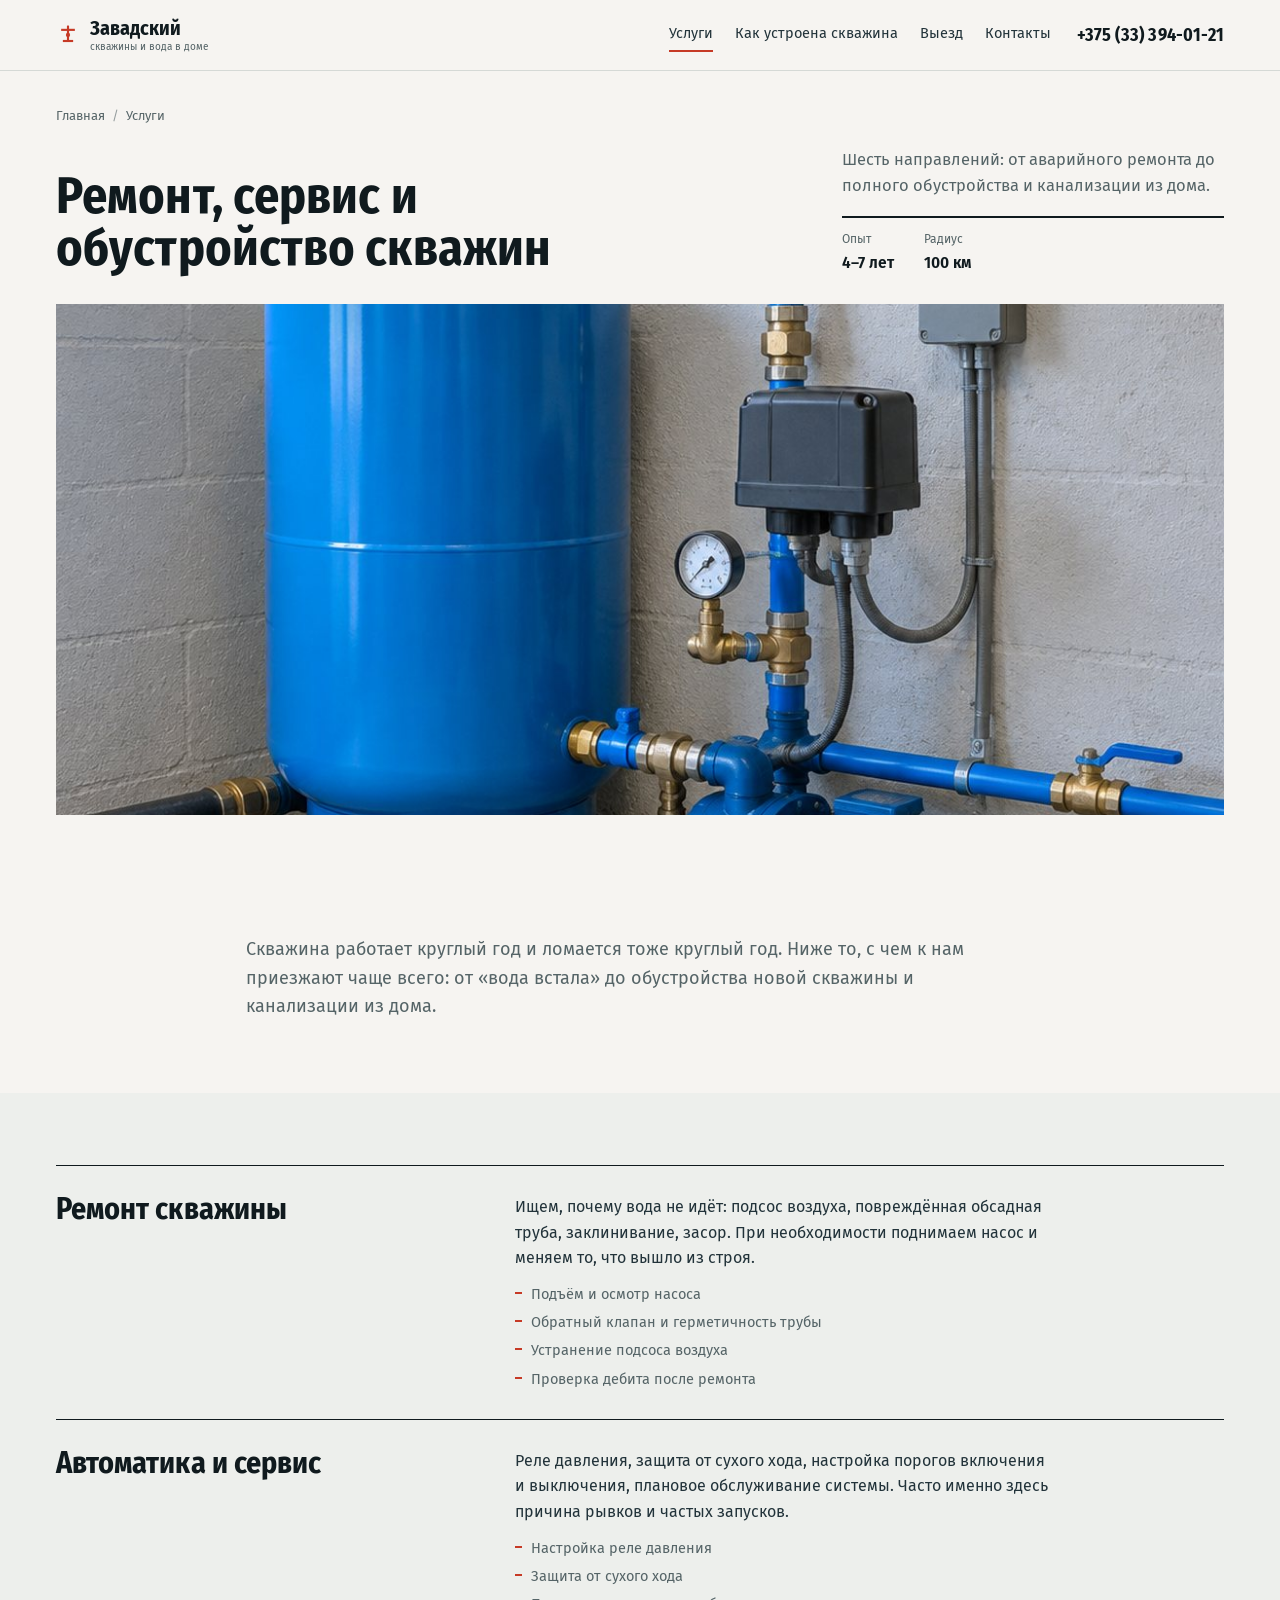
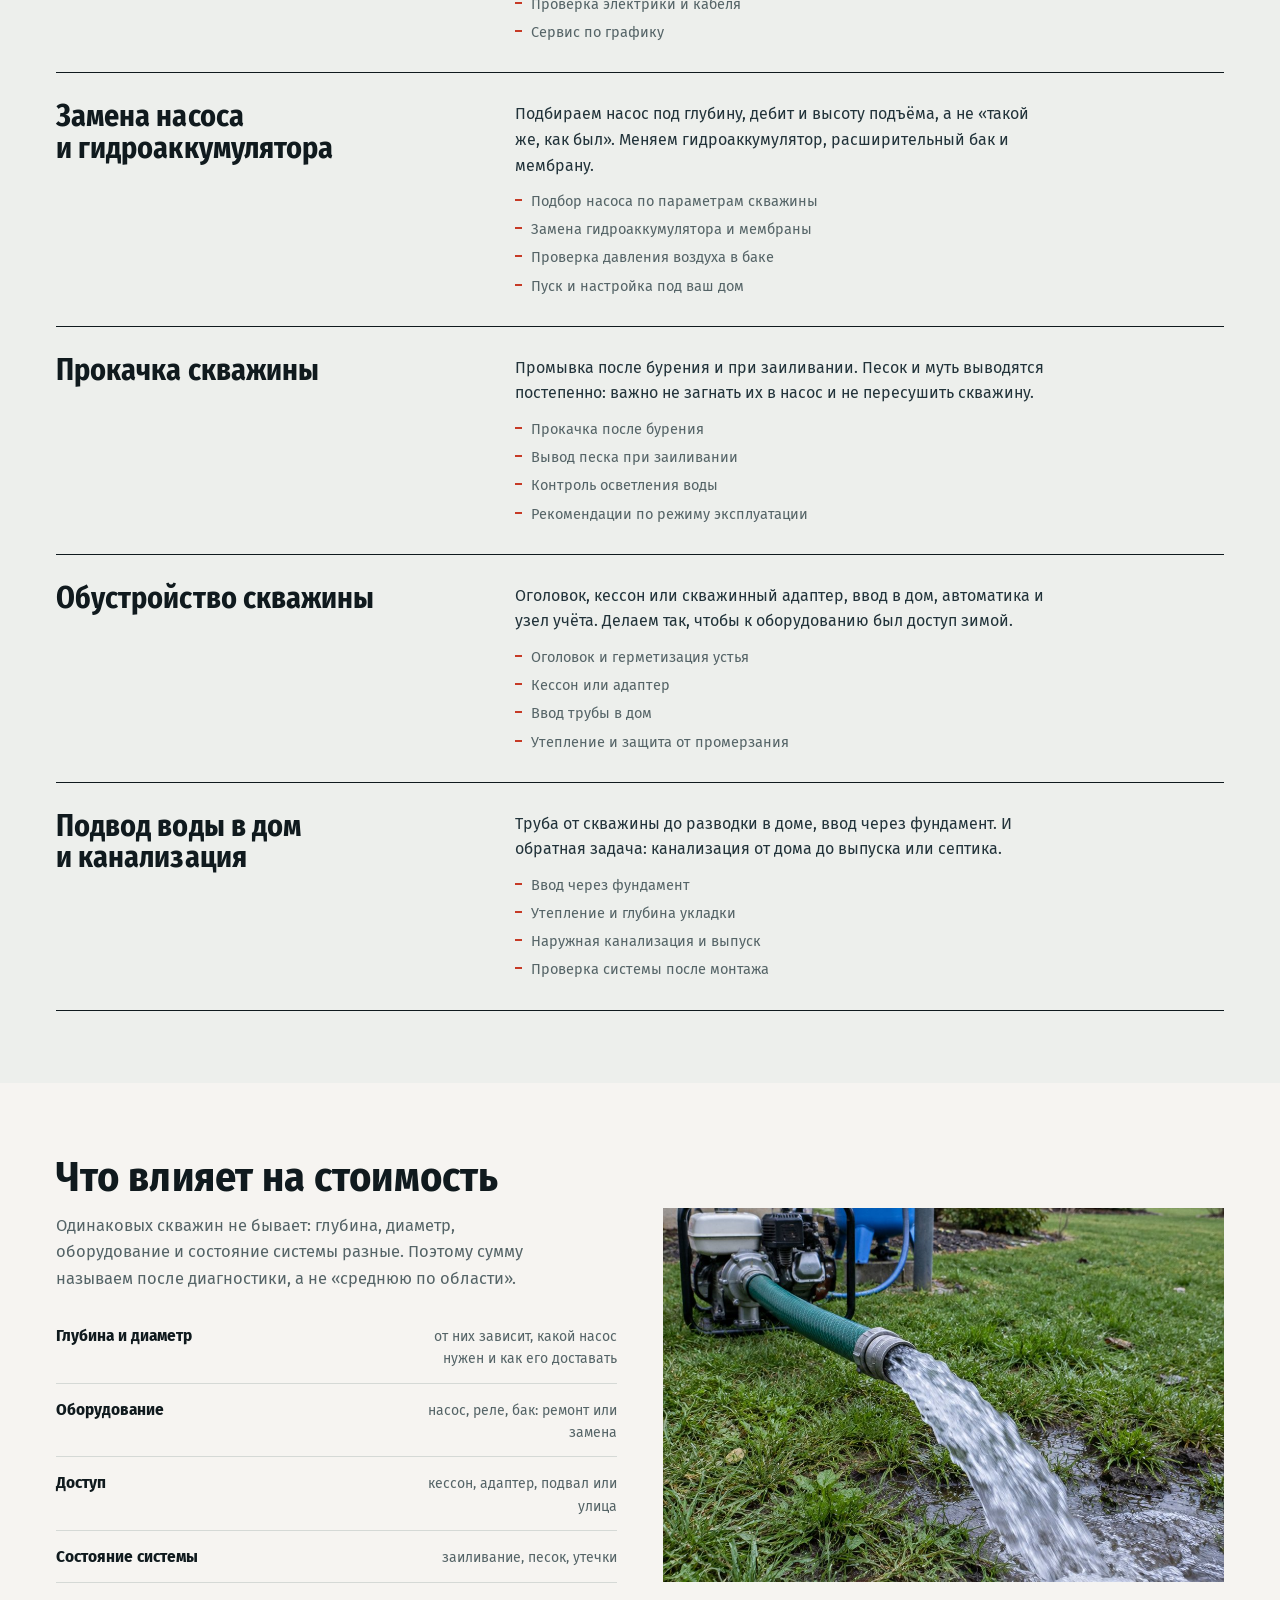
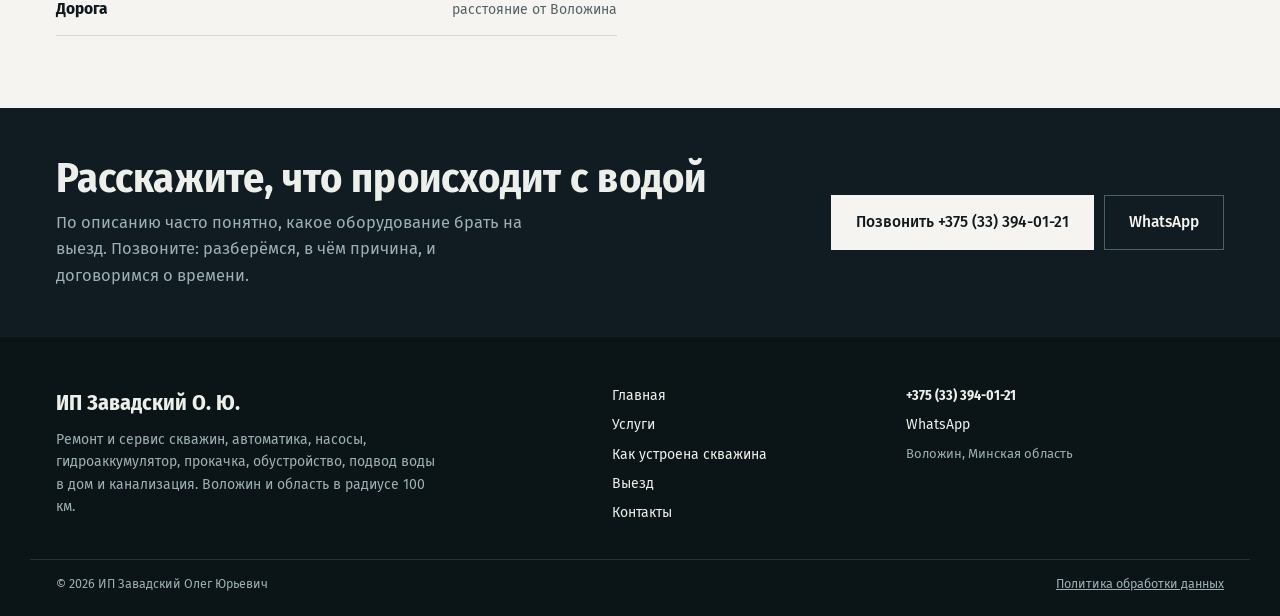
<file: uslugi.html>
<!doctype html>
<html lang="ru">
<head>
<meta charset="utf-8">
<meta name="viewport" content="width=device-width, initial-scale=1">
<title>Услуги: ремонт скважин, автоматика, насосы, обустройство, канализация</title>
<meta name="description" content="Ремонт скважины, автоматика и сервис, замена насоса и гидроаккумулятора, прокачка, обустройство скважин, подвод воды в дом, канализация. Воложин и 100 км вокруг.">
<link rel="canonical" href="https://romjjjke.github.io/zavadsky/uslugi.html">
<meta property="og:type" content="website">
<meta property="og:title" content="Услуги: ремонт скважин, автоматика, насосы, обустройство, канализация">
<meta property="og:description" content="Ремонт скважины, автоматика и сервис, замена насоса и гидроаккумулятора, прокачка, обустройство скважин, подвод воды в дом, канализация. Воложин и 100 км вокруг.">
<meta property="og:url" content="https://romjjjke.github.io/zavadsky/uslugi.html">
<meta property="og:image" content="https://romjjjke.github.io/zavadsky/assets/img/hero.jpg">
<meta name="theme-color" content="#F6F4F1">
<link rel="icon" href="favicon.svg" type="image/svg+xml">
<link rel="preconnect" href="https://fonts.googleapis.com">
<link rel="preconnect" href="https://fonts.gstatic.com" crossorigin>
<link href="https://fonts.googleapis.com/css2?family=Fira+Sans+Condensed:wght@500;600;700&family=Fira+Sans:wght@400;500;600&display=swap" rel="stylesheet">
<link href="assets/css/style.css" rel="stylesheet">
<script type="application/ld+json">
{"@context":"https://schema.org","@type":"LocalBusiness","name":"ИП Завадский Олег Юрьевич","description":"Ремонт и сервис скважин: насосы, автоматика, гидроаккумулятор, прокачка, обустройство, подвод воды в дом, канализация","telephone":"+375333940121","url":"https://romjjjke.github.io/zavadsky/","areaServed":["Воложин","Молодечно","Сморгонь","Ошмяны","Островец","Вилейка"],"address":{"@type":"PostalAddress","addressLocality":"Воложин","addressRegion":"Минская область","addressCountry":"BY"}}
</script>
</head>
<body>
<a class="skip" href="#main">К содержанию</a>

<header class="head">
  <div class="wrap head-in">
    <a class="brand" href="index.html">
      <svg class="brand__mark" viewBox="0 0 28 28" width="24" height="24" aria-hidden="true"><path d="M14 3v18" stroke="currentColor" stroke-width="2.5"/><path d="M8 21h12" stroke="currentColor" stroke-width="2.5"/><path d="M6 8h16" stroke="currentColor" stroke-width="2.5"/><circle cx="14" cy="14" r="2.5" fill="currentColor"/></svg>
      <span class="brand__text">Завадский<small>скважины и вода в доме</small></span>
    </a>
    <nav class="nav" aria-label="Разделы">
      <a href="uslugi.html" aria-current="page">Услуги</a>
      <a href="sistema.html">Как устроена скважина</a>
      <a href="geo.html">Выезд</a>
      <a href="kontakty.html">Контакты</a>
    </nav>
    <a class="head-phone" href="tel:+375333940121">+375 (33) 394-01-21</a>
    <button class="burger" id="burger" aria-expanded="false" aria-controls="menu" aria-label="Меню"><span></span><span></span><span></span></button>
  </div>
</header>

<div class="menu" id="menu" hidden>
  <nav class="menu__nav" aria-label="Меню">
    <a href="uslugi.html" aria-current="page">Услуги</a>
    <a href="sistema.html">Как устроена скважина</a>
    <a href="geo.html">Выезд</a>
    <a href="kontakty.html">Контакты</a>
  </nav>
  <div class="menu__foot">
    <a class="btn btn--fill" href="tel:+375333940121">+375 (33) 394-01-21</a>
    <a class="btn btn--line" href="https://wa.me/375333940121">WhatsApp</a>
    <p>Воложин, Минская область, выезд в радиусе 100 км</p>
  </div>
</div>

<main id="main">

<section class="phead">
  <div class="wrap">
    <nav class="crumbs" aria-label="Хлебные крошки"><a href="index.html">Главная</a><span class="crumbs__sep">/</span><span>Услуги</span></nav>
    <div class="phead__grid">
      <h1 class="phead__title">Ремонт, сервис и обустройство скважин</h1>
      <div class="phead__aside"><p class="phead__lede">Шесть направлений: от аварийного ремонта до полного обустройства и канализации из дома.</p><dl class="facts facts--row"><div><dt>Опыт</dt><dd>4–7 лет</dd></div><div><dt>Радиус</dt><dd>100 км</dd></div></dl></div>
    </div>
    <figure class="phead__media"><img src="assets/img/system-wide.jpg" alt="Оборудование скважины: гидроаккумулятор, реле, трубы" width="1200" height="750" fetchpriority="high" decoding="async"></figure>
  </div>
</section>

<section class="sec">
  <div class="wrap narrow">
    <p class="lead">Скважина работает круглый год и ломается тоже круглый год. Ниже то, с чем к нам приезжают чаще всего: от «вода встала» до обустройства новой скважины и канализации из дома.</p>
  </div>
</section>

<section class="sec sec--tint">
  <div class="wrap svc-list">
    <article class="svc">
      <h2>Ремонт скважины</h2>
      <div>
        <p>Ищем, почему вода не идёт: подсос воздуха, повреждённая обсадная труба, заклинивание, засор. При необходимости поднимаем насос и меняем то, что вышло из строя.</p>
        <ul><li>Подъём и осмотр насоса</li><li>Обратный клапан и герметичность трубы</li><li>Устранение подсоса воздуха</li><li>Проверка дебита после ремонта</li></ul>
      </div>
    </article>
    <article class="svc">
      <h2>Автоматика и сервис</h2>
      <div>
        <p>Реле давления, защита от сухого хода, настройка порогов включения и выключения, плановое обслуживание системы. Часто именно здесь причина рывков и частых запусков.</p>
        <ul><li>Настройка реле давления</li><li>Защита от сухого хода</li><li>Проверка электрики и кабеля</li><li>Сервис по графику</li></ul>
      </div>
    </article>
    <article class="svc">
      <h2>Замена насоса и гидроаккумулятора</h2>
      <div>
        <p>Подбираем насос под глубину, дебит и высоту подъёма, а не «такой же, как был». Меняем гидроаккумулятор, расширительный бак и мембрану.</p>
        <ul><li>Подбор насоса по параметрам скважины</li><li>Замена гидроаккумулятора и мембраны</li><li>Проверка давления воздуха в баке</li><li>Пуск и настройка под ваш дом</li></ul>
      </div>
    </article>
    <article class="svc">
      <h2>Прокачка скважины</h2>
      <div>
        <p>Промывка после бурения и при заиливании. Песок и муть выводятся постепенно: важно не загнать их в насос и не пересушить скважину.</p>
        <ul><li>Прокачка после бурения</li><li>Вывод песка при заиливании</li><li>Контроль осветления воды</li><li>Рекомендации по режиму эксплуатации</li></ul>
      </div>
    </article>
    <article class="svc">
      <h2>Обустройство скважины</h2>
      <div>
        <p>Оголовок, кессон или скважинный адаптер, ввод в дом, автоматика и узел учёта. Делаем так, чтобы к оборудованию был доступ зимой.</p>
        <ul><li>Оголовок и герметизация устья</li><li>Кессон или адаптер</li><li>Ввод трубы в дом</li><li>Утепление и защита от промерзания</li></ul>
      </div>
    </article>
    <article class="svc">
      <h2>Подвод воды в дом и канализация</h2>
      <div>
        <p>Труба от скважины до разводки в доме, ввод через фундамент. И обратная задача: канализация от дома до выпуска или септика.</p>
        <ul><li>Ввод через фундамент</li><li>Утепление и глубина укладки</li><li>Наружная канализация и выпуск</li><li>Проверка системы после монтажа</li></ul>
      </div>
    </article>
  </div>
</section>

<section class="sec">
  <div class="wrap two">
    <div>
      <h2 class="h2">Что влияет на стоимость</h2>
      <p class="two__lede">Одинаковых скважин не бывает: глубина, диаметр, оборудование и состояние системы разные. Поэтому сумму называем после диагностики, а не «среднюю по области».</p>
      <ul class="factors">
        <li><b>Глубина и диаметр</b><span>от них зависит, какой насос нужен и как его доставать</span></li>
        <li><b>Оборудование</b><span>насос, реле, бак: ремонт или замена</span></li>
        <li><b>Доступ</b><span>кессон, адаптер, подвал или улица</span></li>
        <li><b>Состояние системы</b><span>заиливание, песок, утечки</span></li>
        <li><b>Дорога</b><span>расстояние от Воложина</span></li>
      </ul>
    </div>
    <figure class="two__media"><img src="assets/img/flush.jpg" alt="Прокачка скважины: вода выходит на грунт" width="1100" height="733" loading="lazy" decoding="async"></figure>
  </div>
</section>

<section class="sec cta">
  <div class="wrap cta-in">
    <div>
      <h2 class="h2">Расскажите, что происходит с водой</h2>
      <p class="cta__lede">По описанию часто понятно, какое оборудование брать на выезд. Позвоните: разберёмся, в чём причина, и договоримся о времени.</p>
    </div>
    <div class="cta__actions">
      <a class="btn btn--light" href="tel:+375333940121">Позвонить +375 (33) 394-01-21</a>
      <a class="btn btn--ghost" href="https://wa.me/375333940121">WhatsApp</a>
    </div>
  </div>
</section>

</main>

<footer class="foot">
  <div class="wrap foot-grid">
    <div>
      <p class="foot__name">ИП Завадский О. Ю.</p>
      <p class="foot__about">Ремонт и сервис скважин, автоматика, насосы, гидроаккумулятор, прокачка, обустройство, подвод воды в дом и канализация. Воложин и область в радиусе 100 км.</p>
    </div>
    <nav class="foot__nav" aria-label="Разделы">
      <a href="index.html">Главная</a>
      <a href="uslugi.html">Услуги</a>
      <a href="sistema.html">Как устроена скважина</a>
      <a href="geo.html">Выезд</a>
      <a href="kontakty.html">Контакты</a>
    </nav>
    <div class="foot__contact">
      <a class="foot__phone" href="tel:+375333940121">+375 (33) 394-01-21</a>
      <a href="https://wa.me/375333940121">WhatsApp</a>
      <p>Воложин, Минская область</p>
    </div>
  </div>
  <div class="wrap foot-bottom">
    <p>© <span id="year">2026</span> ИП Завадский Олег Юрьевич</p>
    <a href="politika.html">Политика обработки данных</a>
  </div>
</footer>

<script src="assets/js/main.js" defer></script>
</body>
</html>
</file>
<file: assets/css/style.css>
/* ИП Завадский О. Ю. Сервис и ремонт скважин, Воложин */

:root{
  --paper:#F6F4F1;
  --tint:#EDEFEC;
  --ink:#101A1E;
  --ink-2:#22333A;
  --mute:#556467;
  --line:#D5D9D6;
  --line-strong:#B9C1BE;
  --red:#C63A26;
  --red-dark:#9E2C1C;
  --water:#3E7C8C;
  --dark:#101C21;
  --on-dark:#EDEFEA;
  --on-dark-mute:#9CB0B4;

  --f-display:"Fira Sans Condensed","Arial Narrow",sans-serif;
  --f-body:"Fira Sans","Segoe UI",sans-serif;

  --wrap:1220px;
  --pad:26px;
  --head-h:70px;
  --ease:cubic-bezier(.2,.6,.3,1);
}

*,*::before,*::after{box-sizing:border-box}
[hidden]{display:none!important}
html{scroll-behavior:smooth;scroll-padding-top:86px;-webkit-text-size-adjust:100%;overflow-x:clip}
[id]{scroll-margin-top:86px}
body{margin:0;background:var(--paper);color:var(--ink);font-family:var(--f-body);font-size:16.5px;line-height:1.6;-webkit-font-smoothing:antialiased;overflow-x:clip}
img{display:block;max-width:100%;height:auto}
a{color:inherit}
:focus-visible{outline:3px solid var(--red);outline-offset:2px}
.sr-only{position:absolute;width:1px;height:1px;margin:-1px;overflow:hidden;clip:rect(0 0 0 0);white-space:nowrap}
.skip{position:absolute;left:12px;top:-60px;background:var(--ink);color:#fff;padding:10px 18px;z-index:99;font-size:14px}
.skip:focus{top:10px}
.wrap{width:100%;max-width:var(--wrap);margin-inline:auto;padding-inline:var(--pad)}

h1,h2,h3{font-family:var(--f-display);font-weight:700;margin:0;line-height:1.04;letter-spacing:.002em;text-wrap:balance}
p{margin:0}
.lead{font-size:18px;color:var(--mute);max-width:72ch}
.muted{font-size:14.5px;color:var(--mute);max-width:56ch}
.link{display:inline-block;font-weight:500;color:var(--ink);text-decoration:none;border-bottom:2px solid var(--red);padding-bottom:1px}
.link:hover{color:var(--red)}

/* Header */
.head{position:fixed;inset:0 0 auto;z-index:50;background:var(--paper);border-bottom:1px solid var(--line)}
.head-in{display:flex;align-items:center;gap:26px;height:var(--head-h)}
.brand{display:flex;align-items:center;gap:10px;text-decoration:none;color:var(--red)}
.brand__mark{flex:none}
.brand__text{font-family:var(--f-display);font-weight:700;font-size:20px;line-height:1;color:var(--ink)}
.brand__text small{display:block;font-family:var(--f-body);font-size:10px;font-weight:400;color:var(--mute);margin-top:4px}
.nav{display:flex;gap:22px;margin-left:auto}
.nav a{text-decoration:none;font-size:14.5px;color:var(--ink-2);padding:4px 0;border-bottom:2px solid transparent}
.nav a:hover,.nav a[aria-current]{border-color:var(--red)}
.head-phone{font-family:var(--f-display);font-weight:700;font-size:18px;text-decoration:none;white-space:nowrap;letter-spacing:.01em}
.head-phone:hover{color:var(--red)}
.burger{display:none;margin-left:auto;width:42px;height:42px;border:1px solid var(--line);background:transparent;cursor:pointer;padding:0}
.burger span{display:block;width:17px;height:1.5px;background:var(--ink);margin:4px auto;transition:transform .2s,opacity .2s}
.burger[aria-expanded="true"] span:nth-child(1){transform:translateY(5.5px) rotate(45deg)}
.burger[aria-expanded="true"] span:nth-child(2){opacity:0}
.burger[aria-expanded="true"] span:nth-child(3){transform:translateY(-5.5px) rotate(-45deg)}
.menu{position:fixed;inset:var(--head-h) 0 0;background:var(--dark);color:var(--on-dark);z-index:45;padding:26px var(--pad);overflow-y:auto;display:grid;align-content:start;gap:24px}
.menu__nav{display:grid;max-width:var(--wrap);width:100%;margin-inline:auto}
.menu__nav a{font-family:var(--f-display);font-weight:600;font-size:26px;text-decoration:none;color:var(--on-dark);border-bottom:1px solid #22343A;line-height:1.75}
.menu__nav a[aria-current]{color:#F0A08E}
.menu__foot{display:grid;gap:10px;justify-items:start;max-width:var(--wrap);width:100%;margin-inline:auto}
.menu__foot p{color:var(--on-dark-mute);font-size:14px}

/* Buttons */
.btn{display:inline-flex;align-items:center;justify-content:center;padding:14px 24px;font-family:var(--f-body);font-weight:500;font-size:15.5px;text-decoration:none;border:1px solid var(--ink);cursor:pointer;transition:background .16s,color .16s,border-color .16s}
.btn--fill{background:var(--red);color:#fff;border-color:var(--red)}
.btn--fill:hover{background:var(--red-dark);border-color:var(--red-dark)}
.btn--line{background:transparent;color:var(--ink)}
.btn--line:hover{background:var(--ink);color:var(--paper)}
.btn--light{background:var(--paper);color:var(--ink);border-color:var(--paper)}
.btn--light:hover{background:var(--red);border-color:var(--red);color:#fff}
.btn--ghost{background:transparent;color:var(--paper);border-color:#4A6167}
.btn--ghost:hover{background:var(--paper);color:var(--ink);border-color:var(--paper)}
.menu .btn--line{border-color:#4A6167;color:var(--on-dark)}
.menu .btn--line:hover{background:var(--on-dark);color:var(--dark)}
.sec--dark .btn--line{border-color:#4A6167;color:var(--on-dark)}
.sec--dark .btn--line:hover{background:var(--on-dark);color:var(--dark)}

/* Hero */
.hero{padding-top:calc(var(--head-h) + 50px);padding-bottom:56px}
.hero-grid{display:grid;grid-template-columns:minmax(0,1.12fr) minmax(0,.88fr);gap:48px;align-items:end}
.hero__kicker{font-size:13.5px;font-weight:500;color:var(--red);margin-bottom:16px;letter-spacing:.01em}
.hero__title{font-size:clamp(38px,5.2vw,68px);line-height:1}
.hero__lede{font-size:17.5px;color:var(--mute);max-width:50ch;margin-top:20px}
.hero__actions{display:flex;flex-wrap:wrap;gap:10px;margin-top:28px}
.hero__facts{display:flex;flex-wrap:wrap;gap:36px;margin:34px 0 0;padding-top:14px;border-top:2px solid var(--ink)}
.hero__facts dt{font-size:12px;color:var(--mute)}
.hero__facts dd{margin:2px 0 0;font-family:var(--f-display);font-weight:600;font-size:18px}
.hero__media{margin:0}
.hero__media img{width:100%;aspect-ratio:20/24;object-fit:cover}

/* Sections */
.sec{padding:72px 0}
.sec--tint{background:var(--tint)}
.sec--dark{background:var(--dark);color:var(--on-dark)}
.sec-head{display:grid;gap:10px;max-width:74ch;margin-bottom:34px;padding-top:12px;border-top:2px solid var(--ink)}
.h2{font-size:clamp(26px,3.4vw,42px);line-height:1.05}
.sec-head__note{color:var(--mute);font-size:16.5px;max-width:60ch}
.sec-head--dark{border-color:#4A6167}
.sec-head--dark .sec-head__note{color:var(--on-dark-mute)}
.sec-link{margin-top:26px}
.narrow{max-width:840px}
.two{display:grid;grid-template-columns:repeat(2,minmax(0,1fr));gap:46px;align-items:center}
.two--wide{grid-template-columns:minmax(0,1.05fr) minmax(0,.95fr);align-items:start}
.two__lede{color:var(--mute);font-size:16.5px;margin-top:14px;max-width:54ch}
.two__media{margin:0}
.two__media img{width:100%;aspect-ratio:3/2;object-fit:cover}
.two__media--well{background:#fff;border:1px solid var(--line);padding:8px}

/* Диагностика */
.diag{display:grid;grid-template-columns:minmax(0,.78fr) minmax(0,1.22fr);gap:36px;align-items:start}
.diag__syms{display:grid;gap:8px}
.sym{text-align:left;font-family:var(--f-body);font-size:15.5px;font-weight:500;padding:14px 16px;background:#fff;border:1px solid var(--line);color:var(--ink-2);cursor:pointer;transition:border-color .15s,background .15s,color .15s}
.sym:hover{border-color:var(--ink)}
.sym.is-on{background:var(--ink);border-color:var(--ink);color:#fff}
.sym.is-on::before{content:"";display:inline-block;width:8px;height:8px;background:var(--red);margin-right:10px;vertical-align:1px}
.diag__panels{background:#fff;border:1px solid var(--line);padding:28px}
.diag__panel{display:none}
.diag__panel.is-on{display:block;animation:fade .22s var(--ease)}
.diag__panel h3{font-size:26px;margin-bottom:18px}
.diag__cols{display:grid;grid-template-columns:repeat(2,minmax(0,1fr));gap:24px}
.diag__lab{font-size:12.5px;color:var(--mute);margin-bottom:8px}
.diag__cols ul{list-style:none;margin:0;padding:0;display:grid;gap:7px}
.diag__cols li{font-size:15px;padding-left:16px;position:relative;color:var(--ink-2)}
.diag__cols li::before{content:"";position:absolute;left:0;top:8px;width:6px;height:2px;background:var(--red)}
.diag__note{margin-top:20px;padding-top:16px;border-top:1px solid var(--line);font-size:15px;color:var(--mute)}
.diag__call{margin-top:22px;font-size:16px;color:var(--mute)}
@keyframes fade{from{opacity:0;transform:translateY(6px)}to{opacity:1;transform:none}}

/* Схема скважины */
.well{width:100%;height:auto;display:block}
.well__sky{fill:#EAF0F1}
.well__soil{fill:#E4E2DC}
.well__ground{stroke:var(--ink);stroke-width:1.5}
.well__casing{fill:#fff;stroke:var(--ink);stroke-width:1.8}
.well__pipe{fill:none;stroke:var(--water);stroke-width:3}
.well__pump{fill:var(--ink);}
.well__water{stroke:var(--water);stroke-width:1.6;stroke-dasharray:6 5}
.well__house{fill:#fff;stroke:var(--ink);stroke-width:1.8}
.well__tank{fill:#DCE7E9;stroke:var(--ink);stroke-width:1.6}
.well__relay{fill:#fff;stroke:var(--ink);stroke-width:1.6}
.well__head{fill:#C9D5D7;stroke:var(--ink);stroke-width:1.6}
.well__lead{stroke:var(--mute);stroke-width:1;stroke-dasharray:3 3}
.well__lab{font-family:var(--f-body);font-size:12px;fill:var(--mute)}

/* Карточки услуг */
.grid-cards{list-style:none;margin:0;padding:0;display:grid;grid-template-columns:repeat(4,minmax(0,1fr));gap:0 26px}
.grid-cards li{padding:16px 0;border-top:1px solid var(--ink)}
.grid-cards h3{font-size:19px;margin-bottom:5px}
.grid-cards p{font-size:14.5px;color:var(--mute)}

/* Шаги */
.steps{list-style:none;margin:0;padding:0;display:grid;grid-template-columns:repeat(4,minmax(0,1fr));gap:0 24px;counter-reset:st}
.steps li{padding:16px 0;border-top:1px solid #3B4E53;display:grid;gap:4px}
.steps b{font-family:var(--f-display);font-size:18px}
.steps b::before{counter-increment:st;content:counter(st) ". ";color:#E58370}
.steps span{font-size:14px;color:var(--on-dark-mute)}

/* География */
.geo-list{list-style:none;margin:0;padding:0;display:flex;flex-wrap:wrap;gap:8px}
.geo-list li{background:#fff;border:1px solid var(--line);padding:9px 15px;font-size:15.5px}
.geo-note{margin-top:16px;font-size:15px;color:var(--mute)}
.geo-big{list-style:none;margin:0;padding:0;display:grid;grid-template-columns:repeat(3,minmax(0,1fr));gap:0 28px}
.geo-big li{padding:16px 0;border-bottom:1px solid var(--line);display:grid;gap:2px}
.geo-big b{font-family:var(--f-display);font-size:22px}
.geo-big span{font-size:14px;color:var(--mute)}
.radius{margin-top:34px;display:grid;grid-template-columns:auto minmax(0,1fr);gap:24px;align-items:center}
.radius__bar{position:relative;width:150px;height:150px}
.radius__dot{position:absolute;left:50%;top:50%;width:10px;height:10px;margin:-5px 0 0 -5px;background:var(--red);border-radius:50%}
.radius__ring{position:absolute;inset:0;border:1px solid var(--line-strong);border-radius:50%}
.radius__ring--1{inset:46px}
.radius__ring--2{inset:23px}
.radius__ring--3{inset:0}
.radius p{font-size:15.5px;color:var(--mute);max-width:52ch}

/* FAQ */
.faq{display:grid;max-width:900px}
.faq details{border-bottom:1px solid var(--line)}
.faq summary{font-family:var(--f-display);font-weight:600;font-size:22px;line-height:1.2;padding:16px 32px 16px 0;cursor:pointer;position:relative;list-style:none}
.faq summary::-webkit-details-marker{display:none}
.faq summary::after{content:"+";position:absolute;right:2px;top:12px;font-size:24px;color:var(--red)}
.faq details[open] summary::after{content:"−"}
.faq p{padding:0 0 18px;color:var(--mute);font-size:15.5px;max-width:72ch}

/* Услуги */
.svc-list{display:grid;gap:0}
.svc{display:grid;grid-template-columns:minmax(0,.75fr) minmax(0,1.25fr);gap:34px;padding:28px 0;border-top:1px solid var(--ink);align-items:start}
.svc:last-child{border-bottom:1px solid var(--ink)}
.svc h2{font-size:clamp(22px,2.4vw,30px)}
.svc p{color:var(--ink-2);font-size:16px;max-width:60ch}
.svc ul{list-style:none;margin:12px 0 0;padding:0;display:grid;gap:5px}
.svc li{font-size:14.5px;color:var(--mute);padding-left:16px;position:relative}
.svc li::before{content:"";position:absolute;left:0;top:9px;width:7px;height:2px;background:var(--red)}
.factors{list-style:none;margin:18px 0 0;padding:0;display:grid}
.factors li{display:flex;justify-content:space-between;gap:20px;padding:12px 0;border-bottom:1px solid var(--line);align-items:baseline}
.factors b{font-family:var(--f-display);font-size:17px}
.factors span{font-size:14px;color:var(--mute);text-align:right;max-width:24ch}
.parts{list-style:none;margin:18px 0 0;padding:0;display:grid}
.parts li{padding:12px 0;border-bottom:1px solid var(--line);display:grid;gap:2px}
.parts b{font-family:var(--f-display);font-size:17px}
.parts span{font-size:14px;color:var(--mute)}
.compare{display:grid;grid-template-columns:repeat(2,minmax(0,1fr));gap:0 32px}
.compare__col{padding:20px 0;border-top:2px solid var(--ink)}
.compare__col h3{font-size:22px;margin-bottom:8px}
.compare__col p{color:var(--mute);font-size:15.5px;max-width:50ch}
.compare__col ul{list-style:none;margin:12px 0 0;padding:0;display:grid;gap:5px}
.compare__col li{font-size:14.5px;padding-left:16px;position:relative}
.compare__col li::before{content:"";position:absolute;left:0;top:9px;width:7px;height:2px;background:var(--red)}

/* Факты и контакты */
.facts{margin:0;display:grid;gap:0}
.facts div{padding:13px 0;border-bottom:1px solid var(--line)}
.facts dt{font-size:12px;color:var(--mute)}
.facts dd{margin:3px 0 0;font-family:var(--f-display);font-weight:600;font-size:17px;line-height:1.3}
.facts dd a{text-decoration:none;border-bottom:2px solid var(--red)}
.facts--stack{margin-top:20px}
.facts--row{display:flex;flex-wrap:wrap;gap:30px;border-top:2px solid var(--ink);padding-top:12px}
.facts--row div{border:0;padding:0}
.contact{display:grid;grid-template-columns:minmax(0,.9fr) minmax(0,1.1fr);gap:48px;align-items:start}

/* Форма */
.form{display:grid;gap:13px;margin-top:18px}
.grid-2{display:grid;grid-template-columns:repeat(2,minmax(0,1fr));gap:13px}
.field{display:grid;gap:5px}
.field label{font-size:12.5px;font-weight:500;color:var(--ink-2)}
.field input,.field select,.field textarea{width:100%;padding:12px 12px;background:#fff;border:1px solid var(--line-strong);font-family:inherit;font-size:15.5px;color:var(--ink);border-radius:0}
.field input:focus,.field select:focus,.field textarea:focus{outline:none;border-color:var(--ink);box-shadow:0 0 0 3px rgba(198,58,38,.14)}
.field input[aria-invalid="true"],.field textarea[aria-invalid="true"]{border-color:var(--red)}
.field__error{font-size:12.5px;color:var(--red)}
.form__note{font-size:12.5px;color:var(--mute)}
.form__note a{color:var(--ink);font-weight:500}
.form-success{background:#fff;border:1px solid var(--ink);padding:22px;display:grid;gap:10px;justify-items:start;margin-top:18px}
.form-success__title{font-family:var(--f-display);font-weight:700;font-size:22px}
.form-success p{color:var(--mute);font-size:15px}
.form-success__actions{display:flex;flex-wrap:wrap;gap:10px}

/* Заголовок страницы */
.phead{padding-top:calc(var(--head-h) + 36px);padding-bottom:48px}
.crumbs{font-size:13px;color:var(--mute);margin-bottom:20px}
.crumbs a{text-decoration:none;color:var(--mute)}
.crumbs a:hover{color:var(--red)}
.crumbs__sep{margin:0 7px;opacity:.6}
.phead__grid{display:grid;grid-template-columns:minmax(0,1.32fr) minmax(0,.68fr);gap:44px;align-items:end}
.phead__title{font-size:clamp(29px,4.2vw,50px);line-height:1.04}
.phead__aside{display:grid;gap:16px}
.phead__lede{color:var(--mute);font-size:16.5px;max-width:42ch}
.phead__media{margin:30px 0 0}
.phead__media img{width:100%;aspect-ratio:16/7;object-fit:cover}

/* CTA */
.cta{background:var(--dark);color:var(--on-dark);padding:48px 0}
.cta-in{display:grid;grid-template-columns:minmax(0,1.2fr) auto;gap:32px;align-items:center}
.cta__lede{color:var(--on-dark-mute);font-size:16.5px;max-width:52ch;margin-top:10px}
.cta__actions{display:flex;flex-wrap:wrap;gap:10px}
.cta .h2{color:var(--on-dark)}

/* Подвал */
.foot{background:#0B1417;color:var(--on-dark);padding:48px 0 22px}
.foot-grid{display:grid;grid-template-columns:minmax(0,1.4fr) minmax(0,.7fr) minmax(0,.85fr);gap:32px}
.foot__name{font-family:var(--f-display);font-weight:700;font-size:22px}
.foot__about{color:var(--on-dark-mute);font-size:14px;margin-top:9px;max-width:48ch}
.foot__nav,.foot__contact{display:grid;gap:7px;align-content:start}
.foot__nav a,.foot__contact a{text-decoration:none;font-size:14px;color:var(--on-dark)}
.foot__nav a:hover,.foot__contact a:hover{color:#E58370}
.foot__phone{font-family:var(--f-display);font-size:20px;font-weight:700}
.foot__contact p{color:var(--on-dark-mute);font-size:13px}
.foot-bottom{display:flex;flex-wrap:wrap;justify-content:space-between;gap:10px;margin-top:34px;padding-top:14px;border-top:1px solid #22343A;font-size:12.5px;color:var(--on-dark-mute)}
.foot-bottom a{color:var(--on-dark-mute)}

/* Юридическое */
.legal{max-width:760px;display:grid;gap:12px}
.legal h2{font-size:23px;margin-top:16px}
.legal p{color:var(--mute);font-size:16px}
.legal a{color:var(--ink);font-weight:500}
.legal__meta{padding-top:14px;border-top:1px solid var(--line);font-size:14px}

@media (max-width:1080px){
  .nav,.head-phone{display:none}
  .burger{display:block}
  .hero-grid,.diag,.phead__grid,.two,.two--wide,.contact{grid-template-columns:minmax(0,1fr);gap:30px}
  .hero__media img{aspect-ratio:4/3}
  .grid-cards,.steps,.geo-big{grid-template-columns:repeat(2,minmax(0,1fr))}
  .svc{grid-template-columns:minmax(0,1fr);gap:10px}
  .foot-grid{grid-template-columns:minmax(0,1fr);gap:20px}
  .cta-in{grid-template-columns:minmax(0,1fr)}
  .radius{grid-template-columns:minmax(0,1fr);gap:16px}
}
@media (max-width:680px){
  :root{--pad:16px}
  body{font-size:16px}
  .sec{padding:50px 0}
  .hero{padding-top:calc(var(--head-h) + 26px)}
  .grid-cards,.steps,.geo-big,.diag__cols,.compare,.grid-2{grid-template-columns:minmax(0,1fr)}
  .hero__facts{gap:20px}
  .phead__media img{aspect-ratio:4/3}
  .diag__panels{padding:20px}
  .diag__panel h3{font-size:22px}
  .factors li,.facts--row{flex-direction:column;gap:6px}
  .factors span{text-align:left}
  .faq summary{font-size:19px}
  .radius__bar{width:110px;height:110px}
  .radius__ring--1{inset:34px}
  .radius__ring--2{inset:17px}
  .svc,.grid-cards li{break-inside:avoid}
}
@media (prefers-reduced-motion:reduce){
  .diag__panel.is-on{animation:none}
}
</file>
